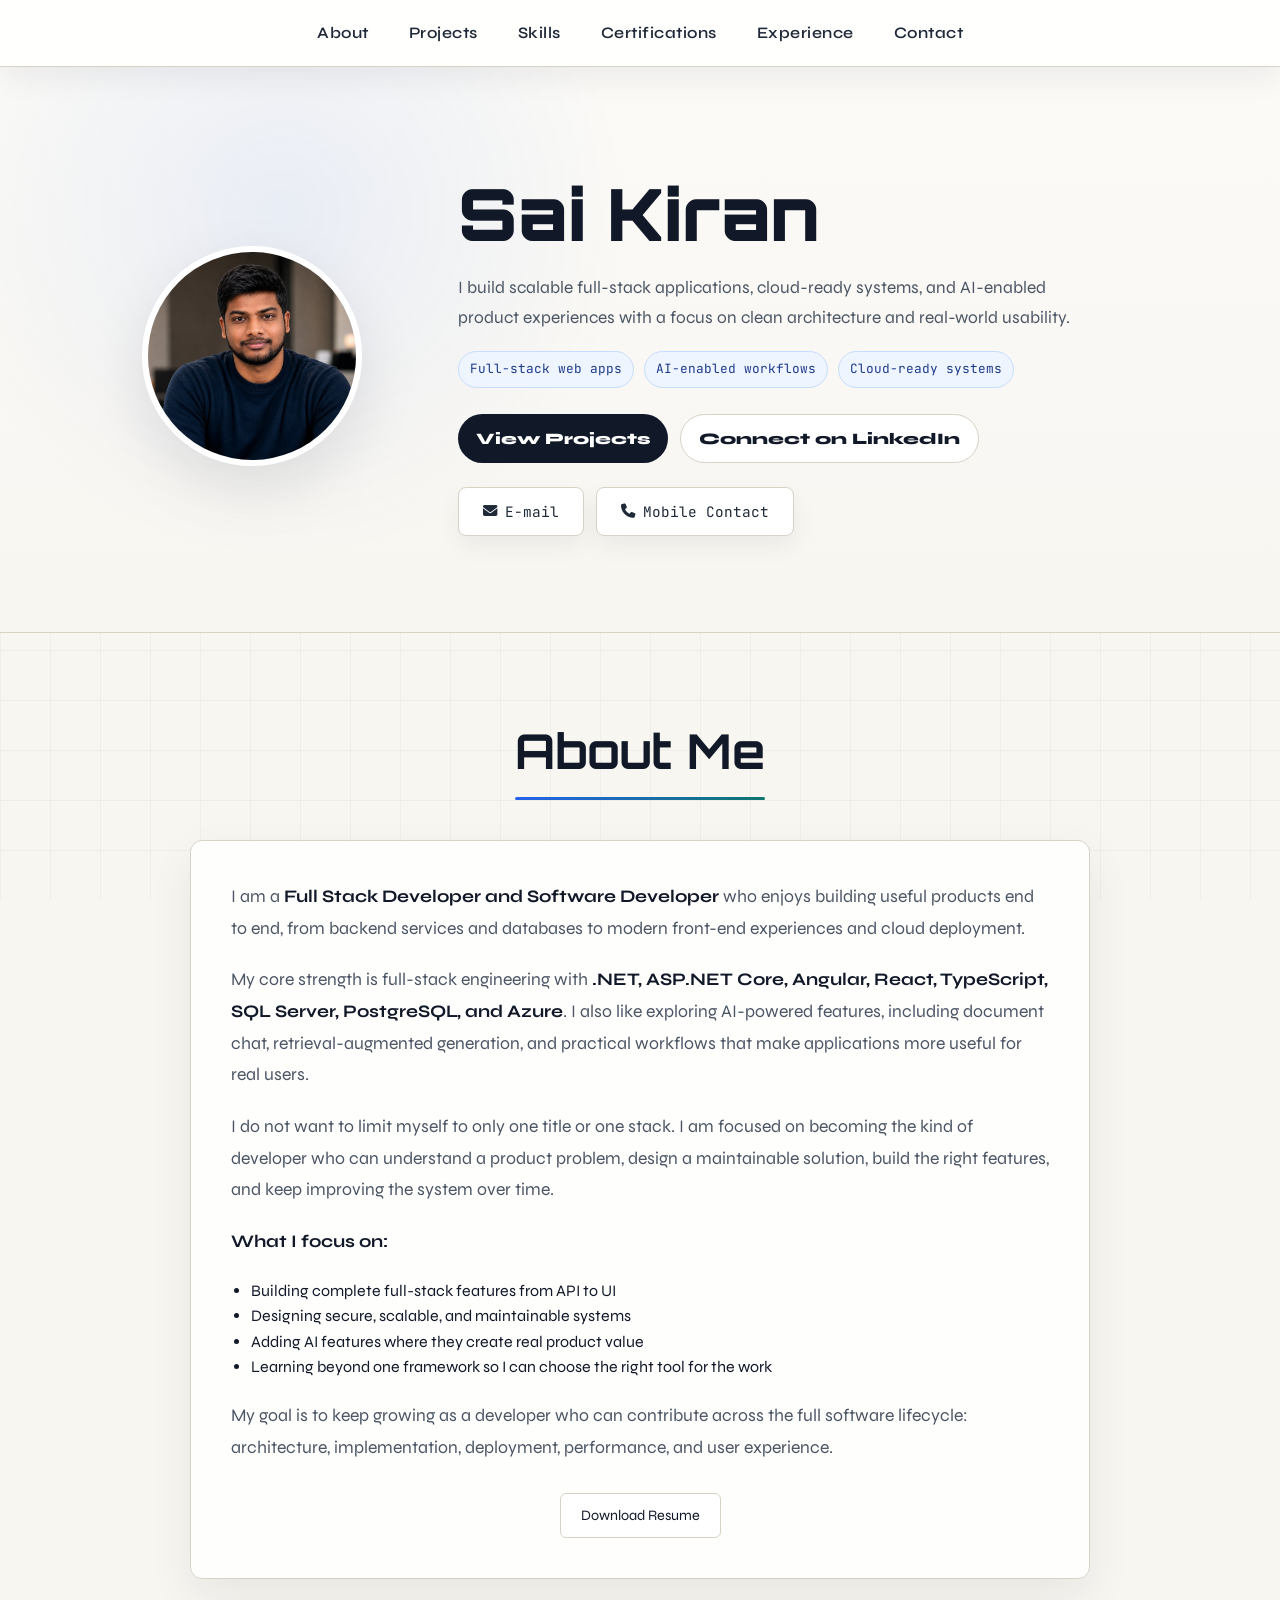
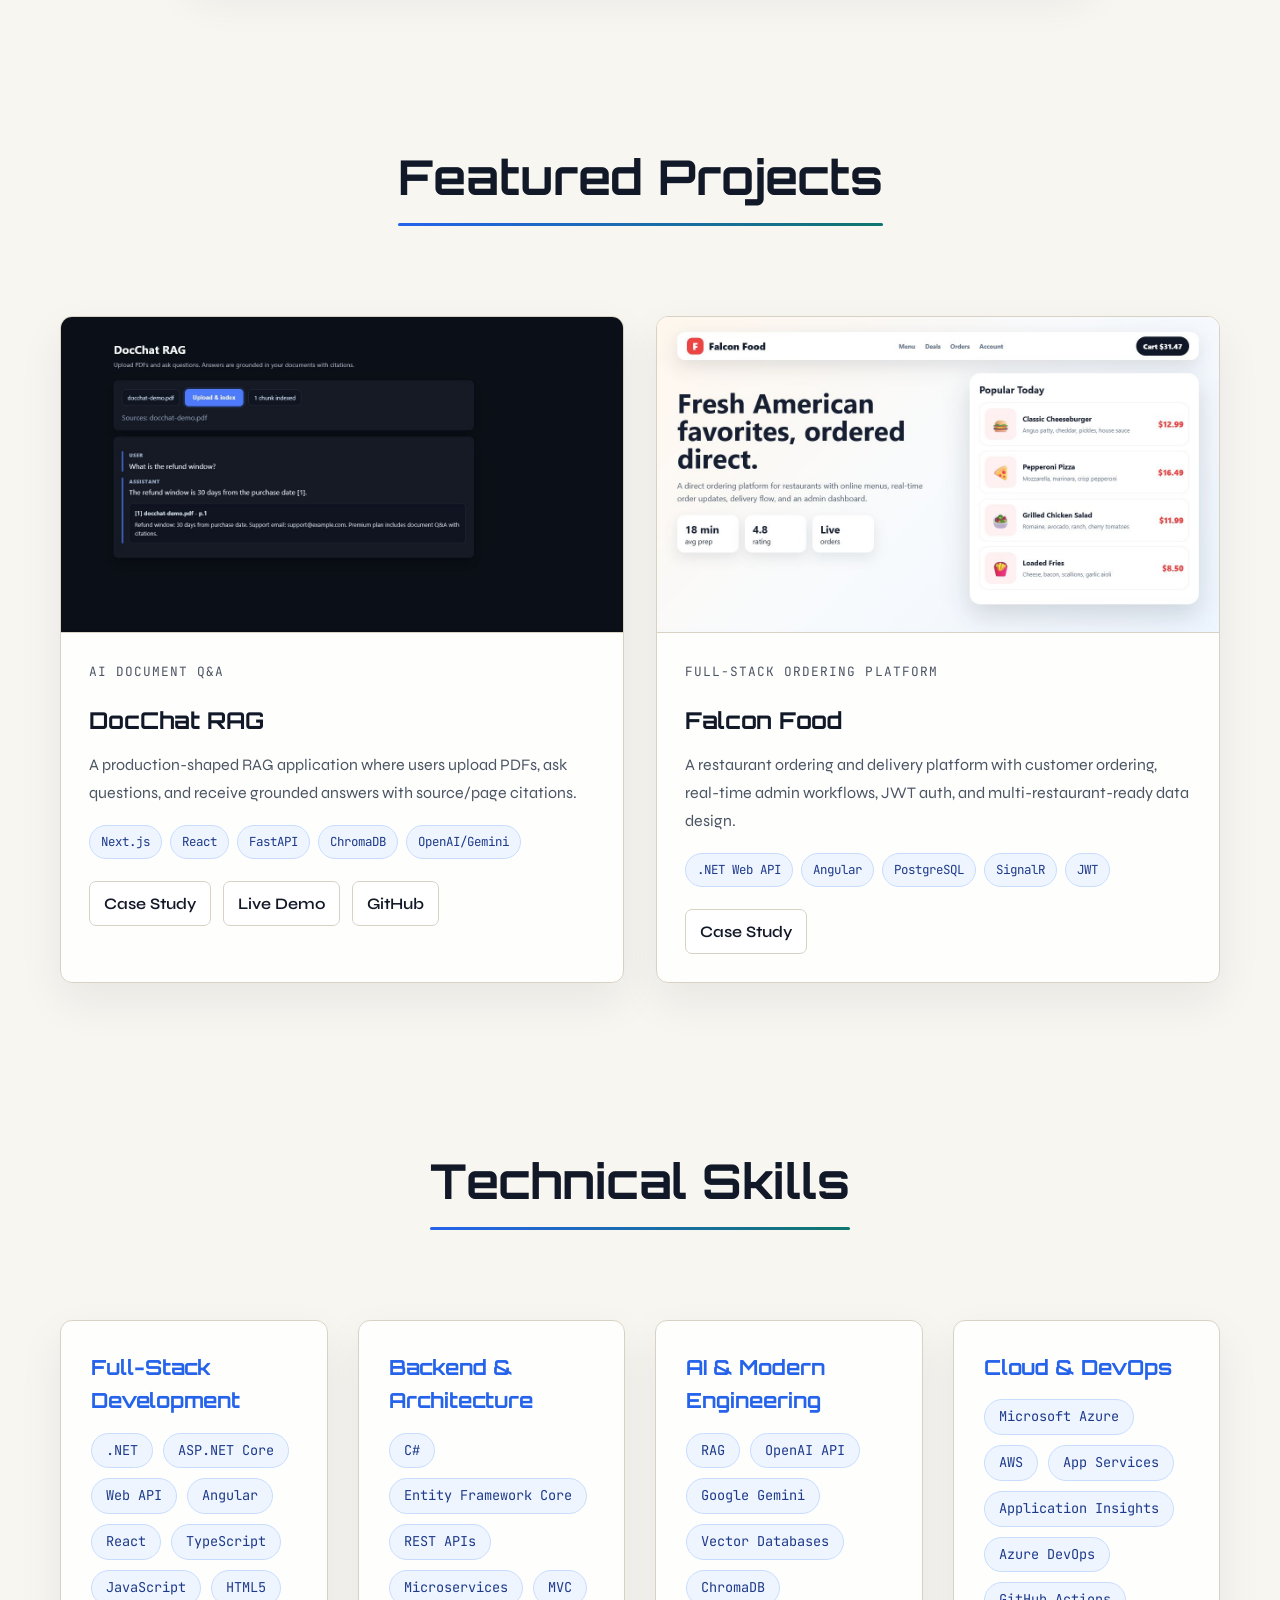
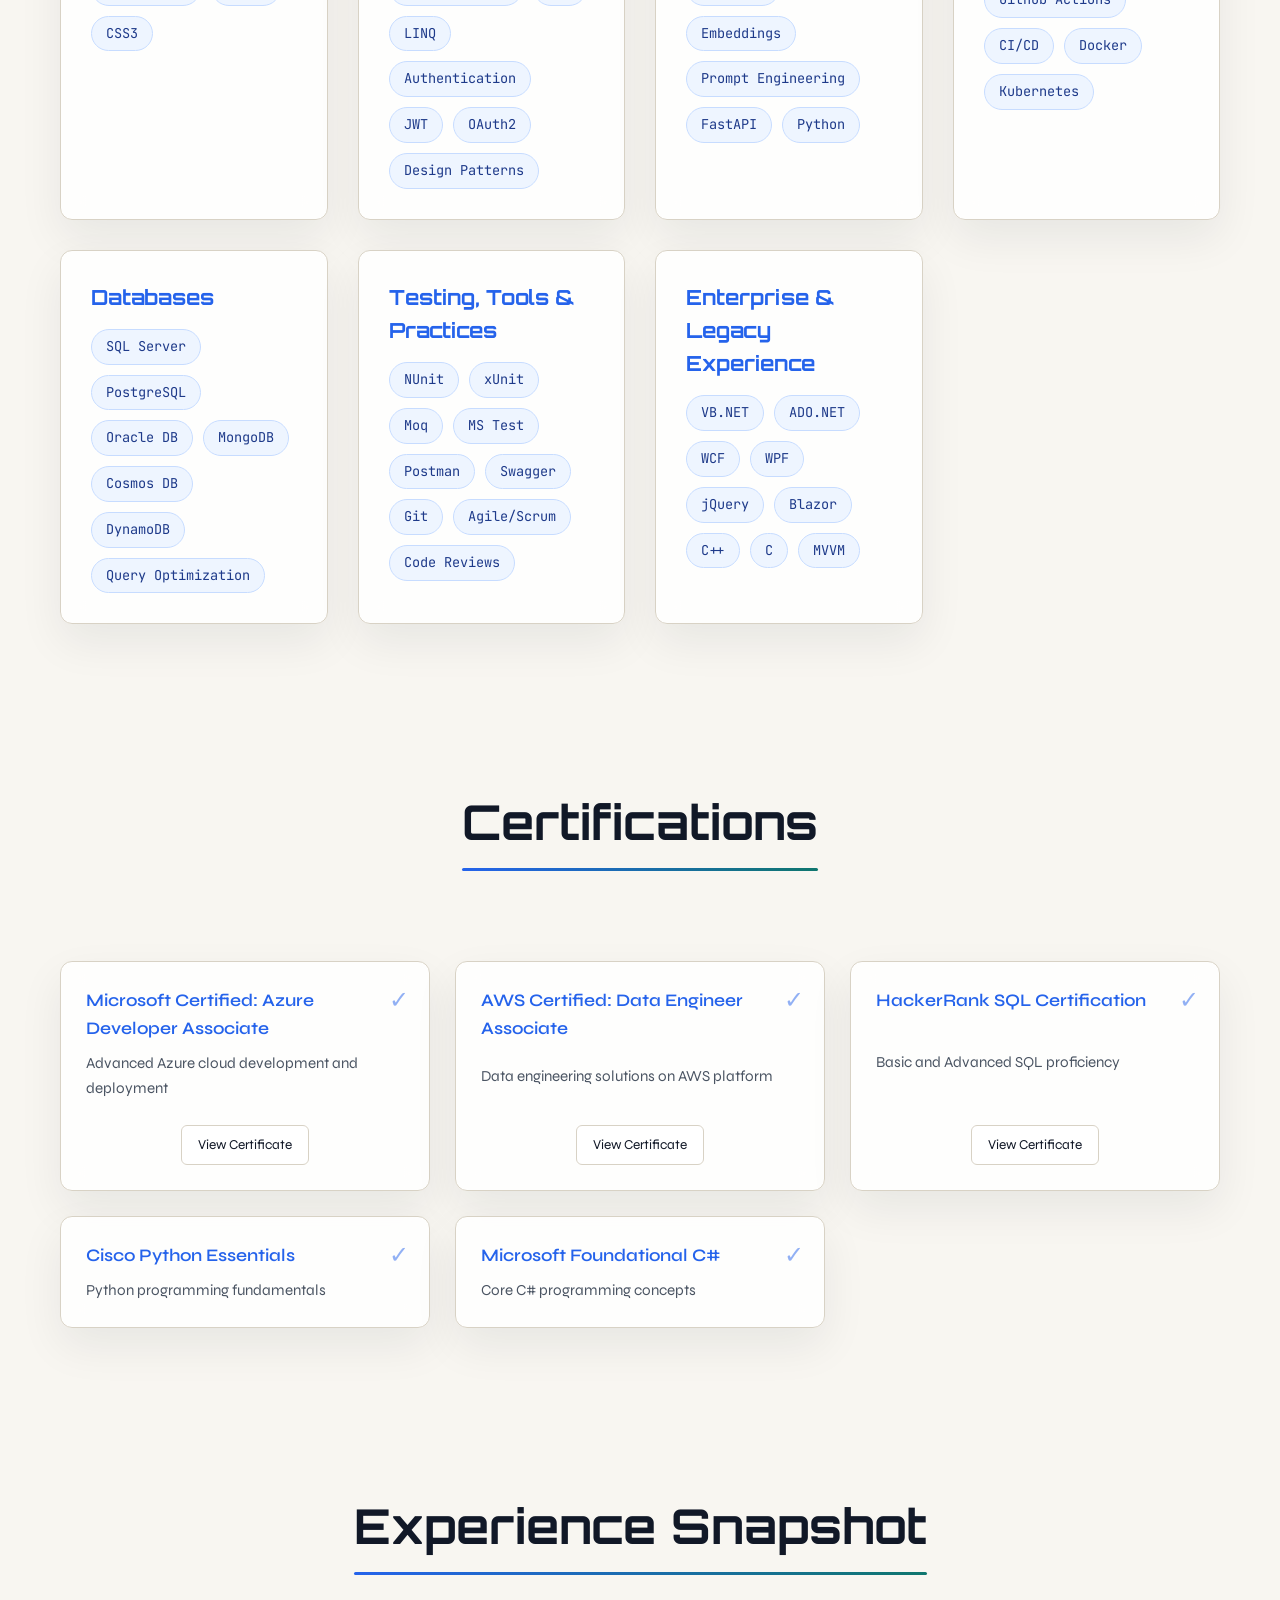
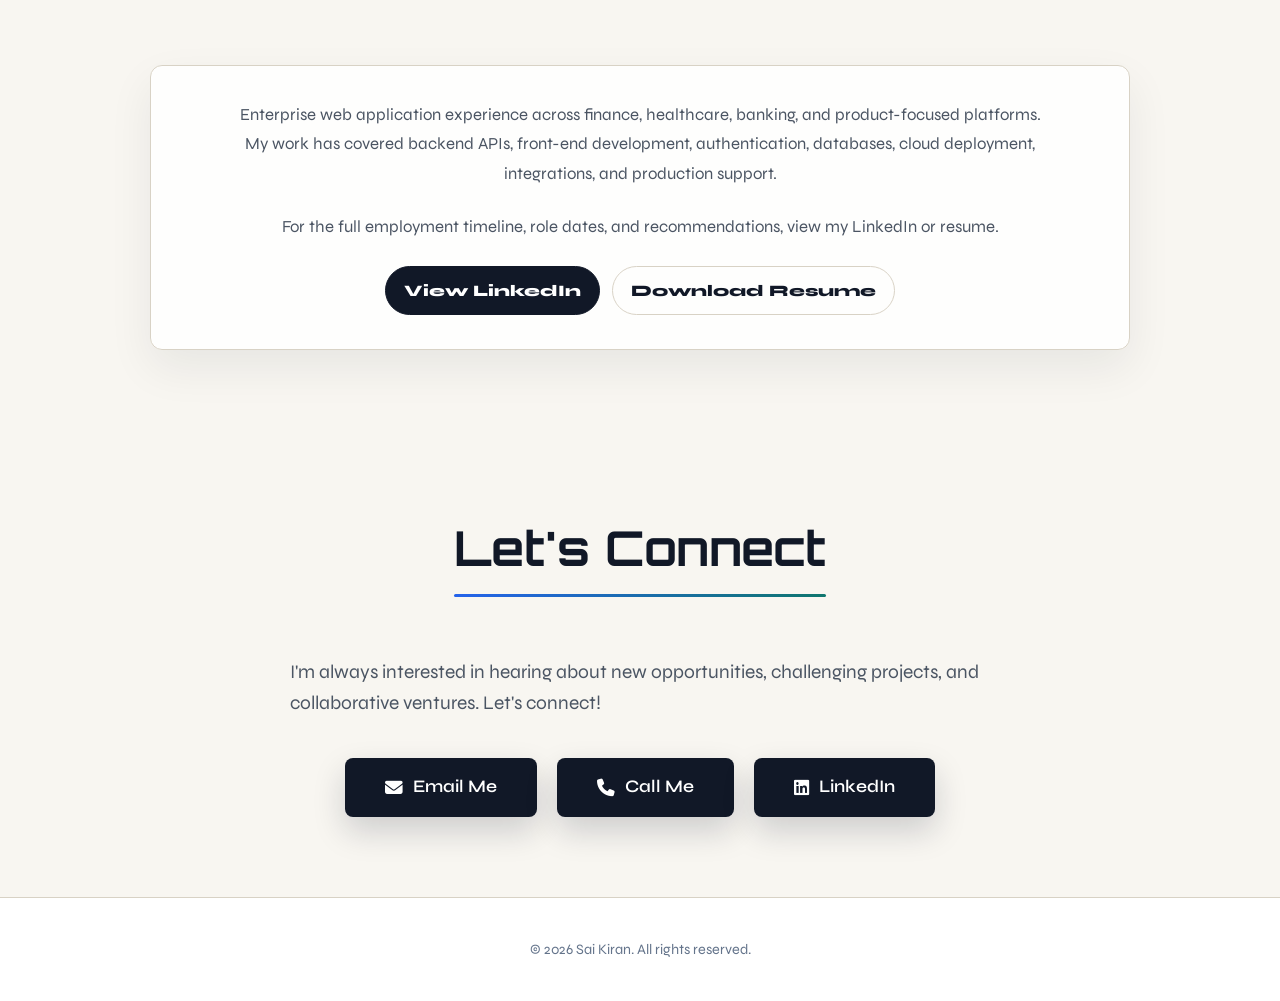
<file: index.html>
<!DOCTYPE html>
<html lang="en">
<head>
    <meta charset="UTF-8">
    <meta name="viewport" content="width=device-width, initial-scale=1.0">
    <title>Sai Kiran - Full Stack Developer | Software Developer</title>
    <meta name="description" content="Sai Kiran - Full Stack Developer and Software Developer building scalable web applications, cloud solutions, and AI-enabled product workflows.">
    <meta name="author" content="Sai Kiran">
    <meta name="theme-color" content="#f8f6f1">
    <link rel="canonical" href="https://saikirannagam.com/">
    <script src="/assets/js/site-config.js"></script>
    <script>
        if (window.SITE_CONFIG?.maintenanceMode) {
            window.location.replace("/maintenance.html");
        }
    </script>
    
    <!-- Open Graph -->
    <meta property="og:type" content="website">
    <meta property="og:title" content="Sai Kiran - Full Stack Developer | Software Developer">
    <meta property="og:description" content="Full stack and software developer building scalable applications with .NET, Angular, React, cloud platforms, and AI workflows.">
    <meta property="og:url" content="https://saikirannagam.com/">
    <meta property="og:image" content="https://saikirannagam.com/assets/img/profile-picture.jpg">

    <meta name="twitter:card" content="summary_large_image">
    <meta name="twitter:title" content="Sai Kiran - Full Stack Developer | Software Developer">
    <meta name="twitter:description" content="Full stack and software developer building scalable applications with .NET, Angular, React, cloud platforms, and AI workflows.">
    <meta name="twitter:image" content="https://saikirannagam.com/assets/img/profile-picture.jpg">

    <script type="application/ld+json">
    {
      "@context": "https://schema.org",
      "@type": "Person",
      "name": "Sai Kiran",
      "jobTitle": "Full Stack Developer | Software Developer",
      "url": "https://saikirannagam.com/",
      "image": "https://saikirannagam.com/assets/img/profile-picture.jpg",
      "email": "nagamsaikiran7@gmail.com",
      "sameAs": ["https://www.linkedin.com/in/saikirannagam"],
      "knowsAbout": ["C#", ".NET", "Angular", "Azure", "SQL Server", "Microservices"]
    }
    </script>
    <link rel="icon" type="image/x-icon" href="/assets/icons/favicon.ico">
    <link rel="icon" type="image/png" sizes="32x32" href="/assets/icons/favicon-32x32.png">
    <link rel="icon" type="image/png" sizes="16x16" href="/assets/icons/favicon-16x16.png">
    <link rel="icon" type="image/png" sizes="192x192" href="/assets/icons/android-chrome-192x192.png">
    <link rel="icon" type="image/png" sizes="512x512" href="/assets/icons/android-chrome-512x512.png">
    <link rel="apple-touch-icon" sizes="180x180" href="/assets/icons/apple-touch-icon.png">
    <link rel="stylesheet" href="https://cdnjs.cloudflare.com/ajax/libs/font-awesome/6.5.1/css/all.min.css">

    <!-- Google Analytics -->
    <script async src="https://www.googletagmanager.com/gtag/js?id=G-SC976TPC3T"></script>
    <script>
    // @ts-nocheck
        window.dataLayer = window.dataLayer || [];
        function gtag(){dataLayer.push(arguments);}
        gtag('js', new Date());
        gtag('config', 'G-SC976TPC3T');
    </script>

    <!-- Microsoft Clarity -->
    <script type="text/javascript">
        (function(c,l,a,r,i,t,y){
            c[a]=c[a]||function(){(c[a].q=c[a].q||[]).push(arguments)};
            t=l.createElement(r);t.async=1;t.src="https://www.clarity.ms/tag/"+i;
            y=l.getElementsByTagName(r)[0];y.parentNode.insertBefore(t,y);
        })(window, document, "clarity", "script", "vfitnbdezx");
    </script>

    <link rel="preconnect" href="https://fonts.googleapis.com">
    <link rel="preconnect" href="https://fonts.gstatic.com" crossorigin>
    <link href="https://fonts.googleapis.com/css2?family=Orbitron:wght@400;500;700;900&family=Syne:wght@400;500;600;700&family=JetBrains+Mono:wght@300;400;500&display=swap" rel="stylesheet">

    <link rel="stylesheet" href="/assets/css/styles.css">
</head>
<body>
    <div class="grid-background"></div>

    <nav aria-label="Primary">
        <div class="container">
            <ul>
                <li><a href="#about">About</a></li>
                <li><a href="#projects">Projects</a></li>
                <li><a href="#skills">Skills</a></li>
                <li><a href="#certifications">Certifications</a></li>
                <li><a href="#experience">Experience</a></li>
                <li><a href="#contact">Contact</a></li>
            </ul>
        </div>
    </nav>

    <header>
        <div class="container">
            <div class="header-content">
                <img src="/assets/img/profile-picture.jpg" class="profile-picture" alt="Sai Kiran" width="350" height="350">
                <div class="header-text">
                    <div class="glitch-wrapper">
                        <h1>Sai Kiran</h1>
                    </div>
                    <p class="subtitle" id="subtitle-slot"></p>
                    <p class="hero-summary">
                        I build scalable full-stack applications, cloud-ready systems, and AI-enabled
                        product experiences with a focus on clean architecture and real-world usability.
                    </p>
                    <div class="hero-focus-list" aria-label="Core focus areas">
                        <span>Full-stack web apps</span>
                        <span>AI-enabled workflows</span>
                        <span>Cloud-ready systems</span>
                    </div>
                    <div class="hero-actions">
                        <a href="#projects">View Projects</a>
                        <a href="https://www.linkedin.com/in/saikirannagam" target="_blank" rel="noopener noreferrer">Connect on LinkedIn</a>
                    </div>
                    <div class="contact-info">
                        <a href="mailto:nagamsaikiran7@gmail.com" class="contact-item">
                            <i class="fa-solid fa-envelope"></i>
                            <span>E-mail</span>
                        </a>
                        <a href="tel:+19193718202" class="contact-item">
                            <i class="fa-solid fa-phone"></i>
                            <span>Mobile Contact</span>
                        </a>
                    </div>
                </div>
            </div>
        </div>
    </header>

    <section id="about">
    <div class="container">
        <h2 class="section-title reveal">About Me</h2>
        <div class="about-content reveal">

            <p>
                I am a <strong>Full Stack Developer and Software Developer</strong> who enjoys building
                useful products end to end, from backend services and databases to modern front-end
                experiences and cloud deployment.
            </p>

            <p>
                My core strength is full-stack engineering with
                <strong>.NET, ASP.NET Core, Angular, React, TypeScript, SQL Server, PostgreSQL, and Azure</strong>.
                I also like exploring AI-powered features, including document chat, retrieval-augmented
                generation, and practical workflows that make applications more useful for real users.
            </p>

            <p>
                I do not want to limit myself to only one title or one stack. I am focused on becoming
                the kind of developer who can understand a product problem, design a maintainable
                solution, build the right features, and keep improving the system over time.
            </p>

            <p><strong>What I focus on:</strong></p>

            <ul style="margin-left: 20px; margin-bottom: 20px;">
                <li>Building complete full-stack features from API to UI</li>
                <li>Designing secure, scalable, and maintainable systems</li>
                <li>Adding AI features where they create real product value</li>
                <li>Learning beyond one framework so I can choose the right tool for the work</li>
            </ul>

            <p>
                My goal is to keep growing as a developer who can contribute across the full software
                lifecycle: architecture, implementation, deployment, performance, and user experience.
            </p>

            <div style="text-align: center;">
                <div class="resume-link-box">
                    <a href="/documents/Sai_Kiran_Nagam_Resume.pdf" download="Sai_Kiran_Nagam_Resume.pdf">
                        Download Resume
                    </a>
                </div>
            </div>

        </div>
    </div>
</section>

    <section id="projects">
    <div class="container">
        <h2 class="section-title reveal">Featured Projects</h2>
        <div class="projects-grid">
            <article class="project-card reveal">
                <a href="/projects/docchat.html" class="project-media" aria-label="View DocChat RAG case study">
                    <img src="/assets/img/projects/docchat-answer.png" alt="DocChat RAG answer screen with citation" loading="lazy">
                </a>
                <div class="project-body">
                    <p class="project-kicker">AI Document Q&amp;A</p>
                    <h3>DocChat RAG</h3>
                    <p>
                        A production-shaped RAG application where users upload PDFs, ask questions,
                        and receive grounded answers with source/page citations.
                    </p>
                    <div class="project-tags" aria-label="DocChat technology stack">
                        <span>Next.js</span>
                        <span>React</span>
                        <span>FastAPI</span>
                        <span>ChromaDB</span>
                        <span>OpenAI/Gemini</span>
                    </div>
                    <div class="project-actions">
                        <a href="/projects/docchat.html">Case Study</a>
                        <a href="https://docchat.saikirannagam.com/" target="_blank" rel="noopener noreferrer">Live Demo</a>
                        <a href="https://github.com/nagamsaikiran/rag-document-chat" target="_blank" rel="noopener noreferrer">GitHub</a>
                    </div>
                </div>
            </article>

            <article class="project-card reveal">
                <a href="/projects/falcon-food.html" class="project-media" aria-label="View Falcon Food case study">
                    <img src="/assets/img/projects/falconfood-customer.png" alt="Falcon Food customer ordering screen" loading="lazy">
                </a>
                <div class="project-body">
                    <p class="project-kicker">Full-Stack Ordering Platform</p>
                    <h3>Falcon Food</h3>
                    <p>
                        A restaurant ordering and delivery platform with customer ordering,
                        real-time admin workflows, JWT auth, and multi-restaurant-ready data design.
                    </p>
                    <div class="project-tags" aria-label="Falcon Food technology stack">
                        <span>.NET Web API</span>
                        <span>Angular</span>
                        <span>PostgreSQL</span>
                        <span>SignalR</span>
                        <span>JWT</span>
                    </div>
                    <div class="project-actions">
                        <a href="/projects/falcon-food.html">Case Study</a>
                    </div>
                </div>
            </article>
        </div>
    </div>
</section>


    <section id="skills">
    <div class="container">
        <h2 class="section-title reveal">Technical Skills</h2>
        <div class="skills-grid">

            <div class="skill-category reveal">
                <h3>Full-Stack Development</h3>
                <div class="skill-tags">
                    <span class="skill-tag">.NET</span>
                    <span class="skill-tag">ASP.NET Core</span>
                    <span class="skill-tag">Web API</span>
                    <span class="skill-tag">Angular</span>
                    <span class="skill-tag">React</span>
                    <span class="skill-tag">TypeScript</span>
                    <span class="skill-tag">JavaScript</span>
                    <span class="skill-tag">HTML5</span>
                    <span class="skill-tag">CSS3</span>
                </div>
            </div>

            <div class="skill-category reveal">
                <h3>Backend & Architecture</h3>
                <div class="skill-tags">
                    <span class="skill-tag">C#</span>
                    <span class="skill-tag">Entity Framework Core</span>
                    <span class="skill-tag">REST APIs</span>
                    <span class="skill-tag">Microservices</span>
                    <span class="skill-tag">MVC</span>
                    <span class="skill-tag">LINQ</span>
                    <span class="skill-tag">Authentication</span>
                    <span class="skill-tag">JWT</span>
                    <span class="skill-tag">OAuth2</span>
                    <span class="skill-tag">Design Patterns</span>
                </div>
            </div>

            <div class="skill-category reveal">
                <h3>AI & Modern Engineering</h3>
                <div class="skill-tags">
                    <span class="skill-tag">RAG</span>
                    <span class="skill-tag">OpenAI API</span>
                    <span class="skill-tag">Google Gemini</span>
                    <span class="skill-tag">Vector Databases</span>
                    <span class="skill-tag">ChromaDB</span>
                    <span class="skill-tag">Embeddings</span>
                    <span class="skill-tag">Prompt Engineering</span>
                    <span class="skill-tag">FastAPI</span>
                    <span class="skill-tag">Python</span>
                </div>
            </div>

            <div class="skill-category reveal">
                <h3>Cloud & DevOps</h3>
                <div class="skill-tags">
                    <span class="skill-tag">Microsoft Azure</span>
                    <span class="skill-tag">AWS</span>
                    <span class="skill-tag">App Services</span>
                    <span class="skill-tag">Application Insights</span>
                    <span class="skill-tag">Azure DevOps</span>
                    <span class="skill-tag">GitHub Actions</span>
                    <span class="skill-tag">CI/CD</span>
                    <span class="skill-tag">Docker</span>
                    <span class="skill-tag">Kubernetes</span>
                </div>
            </div>

            <div class="skill-category reveal">
                <h3>Databases</h3>
                <div class="skill-tags">
                    <span class="skill-tag">SQL Server</span>
                    <span class="skill-tag">PostgreSQL</span>
                    <span class="skill-tag">Oracle DB</span>
                    <span class="skill-tag">MongoDB</span>
                    <span class="skill-tag">Cosmos DB</span>
                    <span class="skill-tag">DynamoDB</span>
                    <span class="skill-tag">Query Optimization</span>
                </div>
            </div>

            <div class="skill-category reveal">
                <h3>Testing, Tools & Practices</h3>
                <div class="skill-tags">
                    <span class="skill-tag">NUnit</span>
                    <span class="skill-tag">xUnit</span>
                    <span class="skill-tag">Moq</span>
                    <span class="skill-tag">MS Test</span>
                    <span class="skill-tag">Postman</span>
                    <span class="skill-tag">Swagger</span>
                    <span class="skill-tag">Git</span>
                    <span class="skill-tag">Agile/Scrum</span>
                    <span class="skill-tag">Code Reviews</span>
                </div>
            </div>

            <div class="skill-category reveal">
                <h3>Enterprise & Legacy Experience</h3>
                <div class="skill-tags">
                    <span class="skill-tag">VB.NET</span>
                    <span class="skill-tag">ADO.NET</span>
                    <span class="skill-tag">WCF</span>
                    <span class="skill-tag">WPF</span>
                    <span class="skill-tag">jQuery</span>
                    <span class="skill-tag">Blazor</span>
                    <span class="skill-tag">C++</span>
                    <span class="skill-tag">C</span>
                    <span class="skill-tag">MVVM</span>
                </div>
            </div>

        </div>
    </div>
</section>
    <section id="certifications">
        <div class="container">
            <h2 class="section-title reveal">Certifications</h2>
            <div class="cert-grid">
                <div class="cert-card reveal">
                    <h3>Microsoft Certified: Azure Developer Associate</h3>
                    <p>Advanced Azure cloud development and deployment</p>

                    <div class="cert-link-box">
                        <a href="https://learn.microsoft.com/api/credentials/share/en-us/SaiKiranNagam-8054/9D4585B0AFE4B1E6?sharingId=AB6BD0AFC086706D"
                           target="_blank" rel="noopener noreferrer">
                            View Certificate
                        </a>
                    </div>

                </div>
                <div class="cert-card reveal">
                    <h3>AWS Certified: Data Engineer Associate</h3>
                    <p>Data engineering solutions on AWS platform</p>

                    <div class="cert-link-box">
                        <a href="https://www.credly.com/badges/4859b07f-7656-4716-b738-d7039a8584b0/public_url"
                           target="_blank" rel="noopener noreferrer">
                            View Certificate
                        </a>
                    </div>

                </div>
                <div class="cert-card reveal">
                    <h3>HackerRank SQL Certification</h3>
                    <p>Basic and Advanced SQL proficiency</p>

                    <div class="cert-link-box">
                        <a href="https://www.hackerrank.com/certificates/dce802634faa"
                           target="_blank" rel="noopener noreferrer">
                            View Certificate
                        </a>
                    </div>

                </div>
                <div class="cert-card reveal">
                    <h3>Cisco Python Essentials</h3>
                    <p>Python programming fundamentals</p>
                </div>
                <div class="cert-card reveal">
                    <h3>Microsoft Foundational C#</h3>
                    <p>Core C# programming concepts</p>
                </div>
            </div>
        </div>
    </section>

    <section id="experience">
        <div class="container">
            <h2 class="section-title reveal">Experience Snapshot</h2>
            <div class="experience-snapshot reveal">
                <p class="experience-summary">
                    Enterprise web application experience across finance, healthcare, banking,
                    and product-focused platforms. My work has covered backend APIs, front-end development,
                    authentication, databases, cloud deployment, integrations, and production support.
                </p>

                <div id="experience-companies-slot"></div>

                <p class="experience-note">
                    For the full employment timeline, role dates, and recommendations, view my LinkedIn or resume.
                </p>

                <div class="experience-actions">
                    <a href="https://www.linkedin.com/in/saikirannagam" target="_blank" rel="noopener noreferrer">View LinkedIn</a>
                    <a href="/documents/Sai_Kiran_Nagam_Resume.pdf" download="Sai_Kiran_Nagam_Resume.pdf">Download Resume</a>
                </div>
            </div>
        </div>
    </section>
    <section id="contact" class="contact-section">
        <div class="container">
            <h2 class="section-title reveal">Let's Connect</h2>
            <p class="reveal" style="font-size: 1.2rem; color: var(--text-secondary); max-width: 700px; margin: 20px auto;">
                I'm always interested in hearing about new opportunities, challenging projects, and collaborative ventures. Let's connect!
            </p>
            <div class="contact-buttons reveal">
                <a href="mailto:nagamsaikiran7@gmail.com" class="cta-button cta-primary">
                    <i class="fa-solid fa-envelope"></i>
                    <span>Email Me</span>
                </a>
                <a href="tel:+19193718202" class="cta-button cta-primary">
                    <i class="fa-solid fa-phone"></i>
                    <span>Call Me</span>
                </a>
                <a href="https://www.linkedin.com/in/saikirannagam" target="_blank" rel="noopener noreferrer" class="cta-button cta-primary">
                    <i class="fa-brands fa-linkedin"></i>
                    <span>LinkedIn</span>
                </a>
            </div>
        </div>
    </section>

    <footer>
        <div class="container">
            <p>&copy; 2026 Sai Kiran. All rights reserved.</p>
        </div>
    </footer>

    <script src="/assets/js/main.js" defer></script>
</body>
</html>
</file>
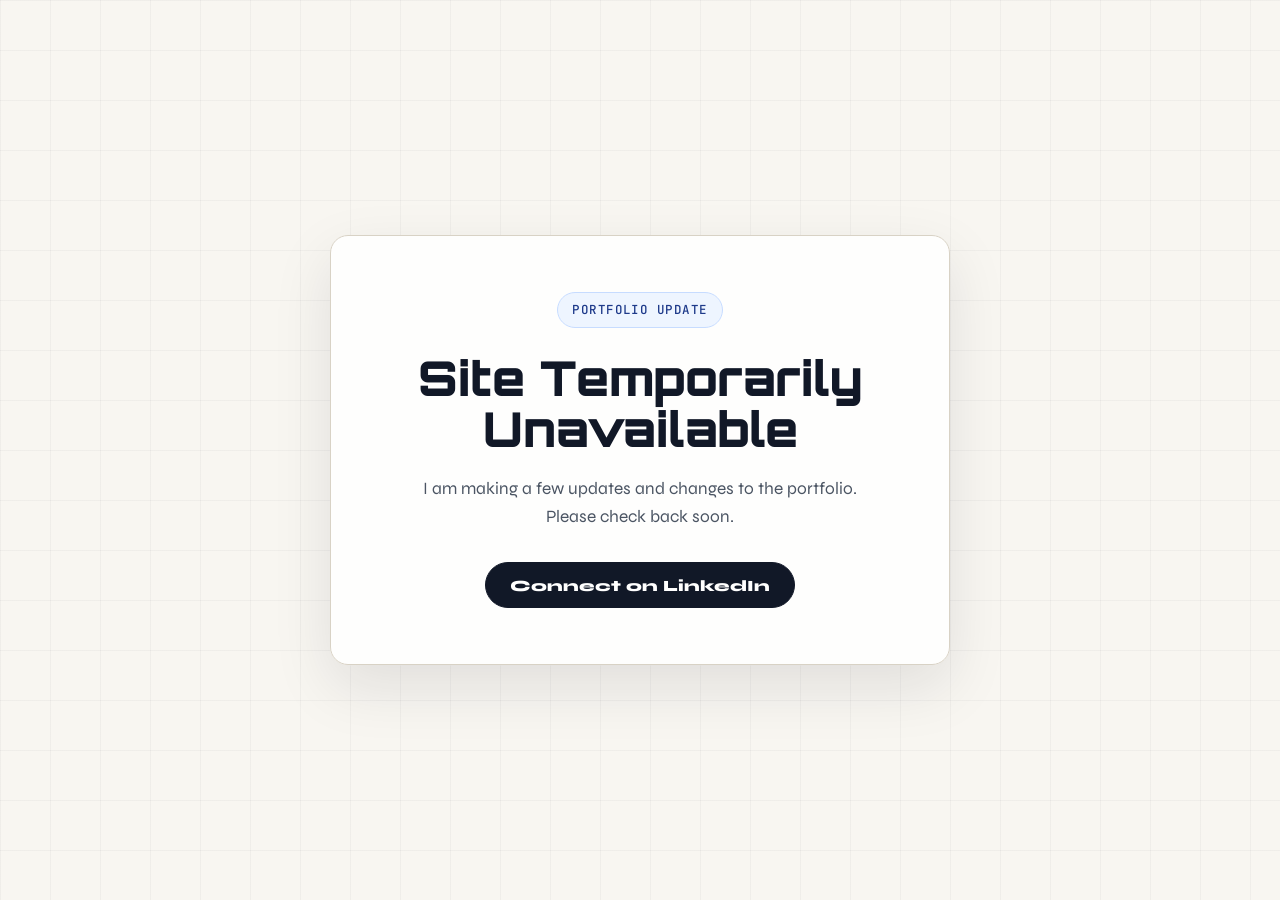
<file: maintenance.html>
<!DOCTYPE html>
<html lang="en">
<head>
    <meta charset="UTF-8">
    <meta name="viewport" content="width=device-width, initial-scale=1.0">
    <meta name="robots" content="noindex, nofollow">
    <title>Site Temporarily Unavailable - Sai Kiran</title>
    <meta name="description" content="Sai Kiran's portfolio is temporarily unavailable while updates are in progress.">
    <meta name="theme-color" content="#f8f6f1">

    <link rel="icon" type="image/x-icon" href="/assets/icons/favicon.ico">
    <link rel="icon" type="image/png" sizes="32x32" href="/assets/icons/favicon-32x32.png">
    <link rel="icon" type="image/png" sizes="16x16" href="/assets/icons/favicon-16x16.png">
    <link rel="apple-touch-icon" sizes="180x180" href="/assets/icons/apple-touch-icon.png">

    <link rel="preconnect" href="https://fonts.googleapis.com">
    <link rel="preconnect" href="https://fonts.gstatic.com" crossorigin>
    <link href="https://fonts.googleapis.com/css2?family=Orbitron:wght@500;700;900&family=Syne:wght@400;500;600;700&family=JetBrains+Mono:wght@400;500&display=swap" rel="stylesheet">

    <style>
        :root {
            color-scheme: light;
            --bg: #f8f6f1;
            --accent: #2563eb;
            --text-primary: #111827;
            --text-secondary: #4b5563;
            --line: #d8d2c5;
            --shadow: 0 22px 60px rgba(15, 23, 42, 0.10);
        }

        * {
            margin: 0;
            padding: 0;
            box-sizing: border-box;
        }

        body {
            min-height: 100vh;
            display: grid;
            place-items: center;
            padding: 24px;
            font-family: 'Syne', sans-serif;
            line-height: 1.6;
            color: var(--text-primary);
            background: var(--bg);
            overflow-x: hidden;
        }

        .grid-background {
            position: fixed;
            inset: 0;
            background-image:
                linear-gradient(rgba(17, 24, 39, 0.035) 1px, transparent 1px),
                linear-gradient(90deg, rgba(17, 24, 39, 0.035) 1px, transparent 1px);
            background-size: 50px 50px;
            pointer-events: none;
            z-index: 0;
        }

        main {
            position: relative;
            z-index: 1;
            width: min(620px, 100%);
            padding: 56px 44px;
            text-align: center;
            border: 1px solid var(--line);
            border-radius: 18px;
            background: rgba(255, 255, 255, 0.86);
            box-shadow: var(--shadow);
            backdrop-filter: blur(12px);
        }

        .kicker {
            display: inline-block;
            margin-bottom: 24px;
            padding: 7px 14px;
            border: 1px solid #c7dcff;
            border-radius: 999px;
            background: #eef5ff;
            color: #1e3a8a;
            font-family: 'JetBrains Mono', monospace;
            font-size: 0.78rem;
            font-weight: 500;
            letter-spacing: 0.12em;
            text-transform: uppercase;
        }

        h1 {
            font-family: 'Orbitron', sans-serif;
            font-size: clamp(1.9rem, 5.5vw, 3rem);
            font-weight: 900;
            line-height: 1.08;
            color: var(--text-primary);
        }

        .message {
            max-width: 440px;
            margin: 20px auto 0;
            color: var(--text-secondary);
            font-size: 1.08rem;
        }

        .cta {
            display: inline-flex;
            align-items: center;
            justify-content: center;
            gap: 10px;
            min-height: 46px;
            margin-top: 32px;
            padding: 0 24px;
            border: 1px solid #111827;
            border-radius: 999px;
            background: #111827;
            color: #ffffff;
            text-decoration: none;
            font-family: 'Syne', sans-serif;
            font-size: 0.98rem;
            font-weight: 800;
            transition: transform 0.25s ease, box-shadow 0.25s ease, background 0.25s ease;
        }

        .cta:hover {
            transform: translateY(-2px);
            background: var(--accent);
            border-color: var(--accent);
            box-shadow: 0 14px 30px rgba(37, 99, 235, 0.28);
        }

        .cta:focus-visible {
            outline: 3px solid rgba(37, 99, 235, 0.4);
            outline-offset: 3px;
        }

        @media (max-width: 560px) {
            main { padding: 40px 24px; }
        }
    </style>
</head>
<body>
    <div class="grid-background"></div>
    <main>
        <span class="kicker">Portfolio Update</span>
        <h1>Site Temporarily Unavailable</h1>
        <p class="message">
            I am making a few updates and changes to the portfolio.
            Please check back soon.
        </p>
        <a class="cta" href="https://www.linkedin.com/in/saikirannagam" target="_blank" rel="noopener noreferrer">
            Connect on LinkedIn
        </a>
    </main>
</body>
</html>
</file>
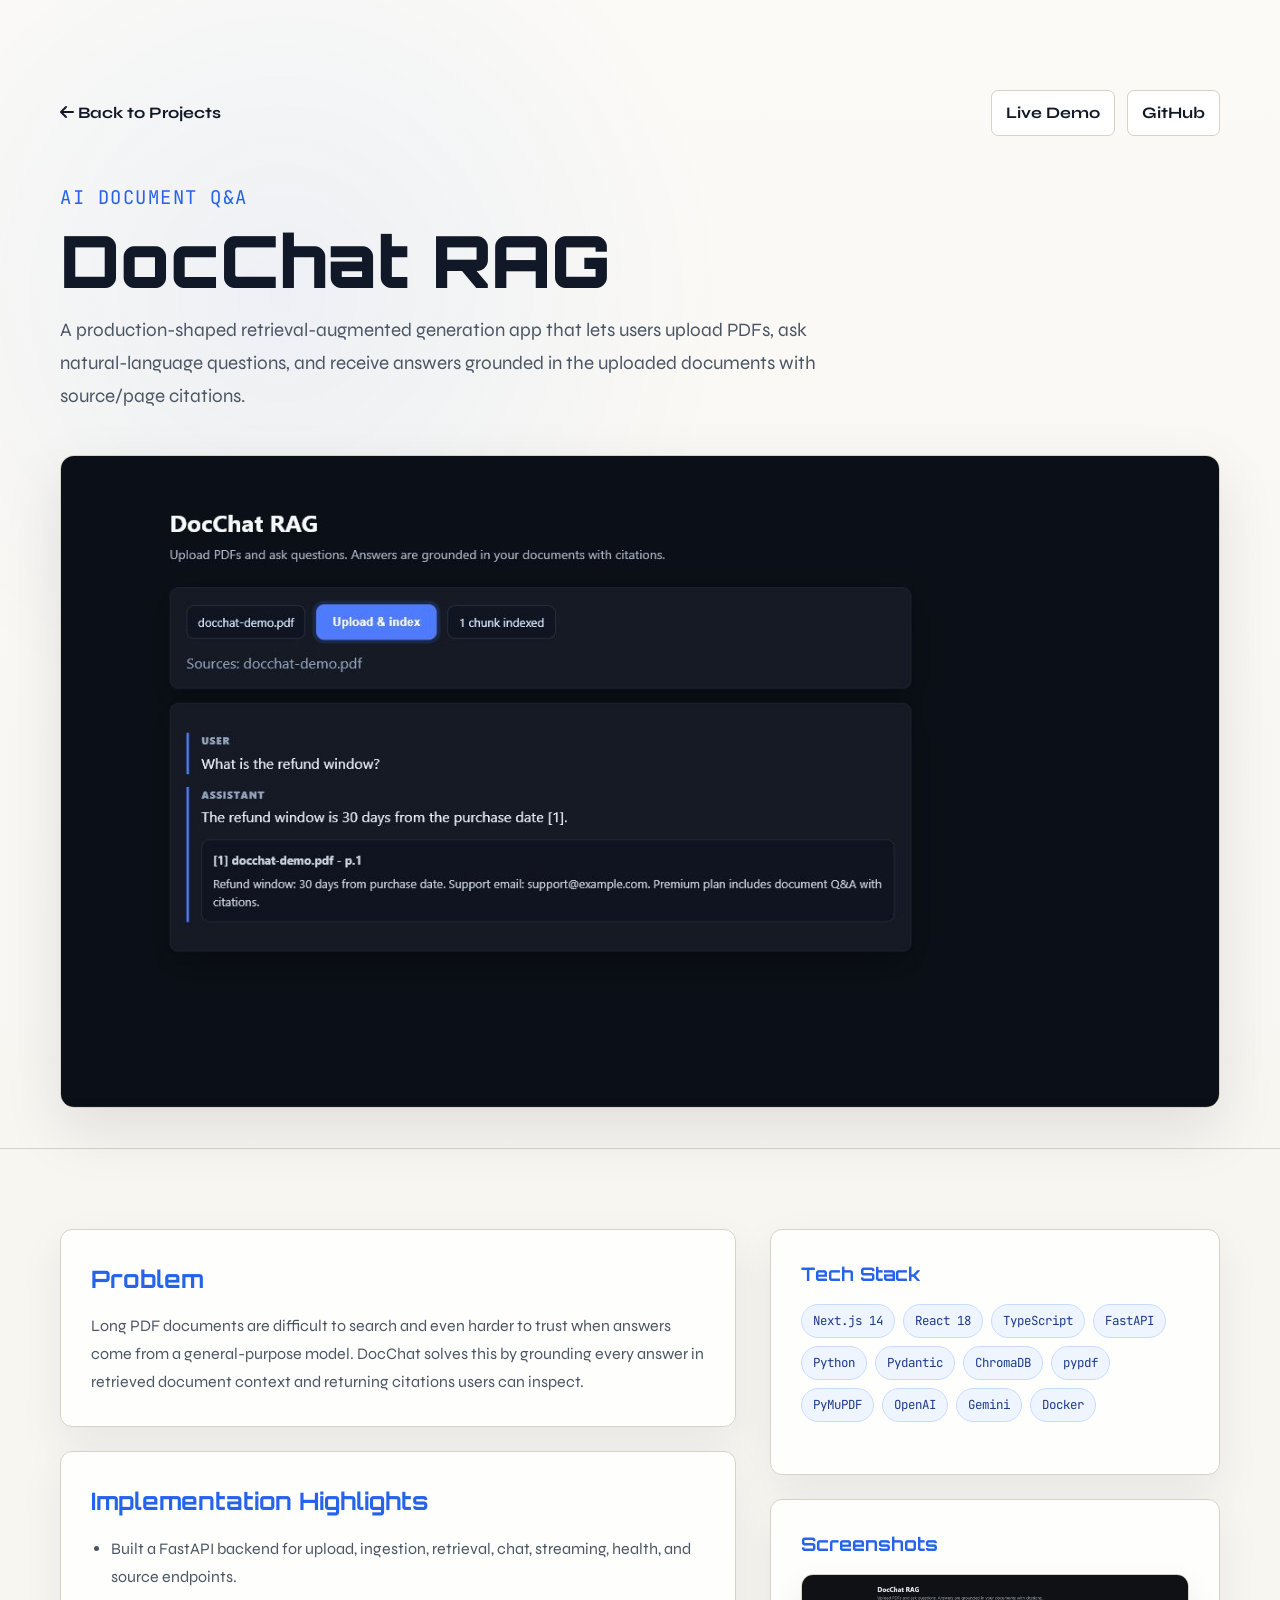
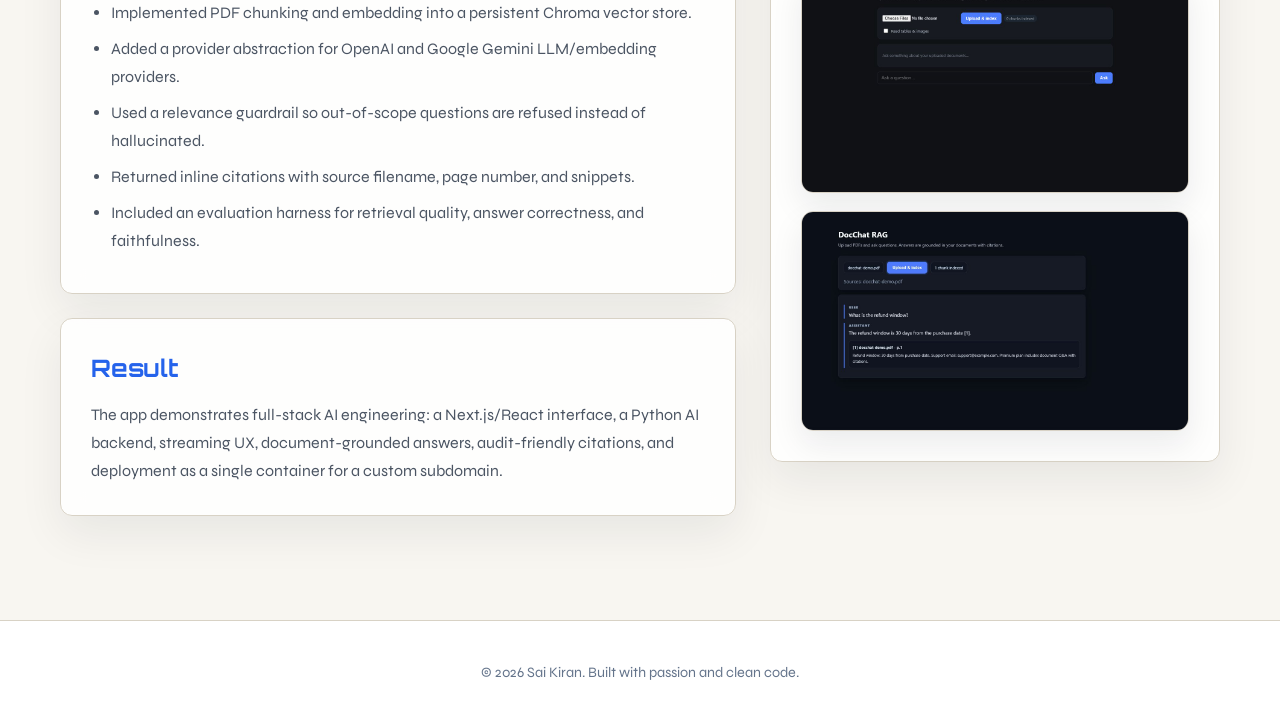
<file: projects/docchat.html>
<!DOCTYPE html>
<html lang="en">
<head>
    <meta charset="UTF-8">
    <meta name="viewport" content="width=device-width, initial-scale=1.0">
    <title>DocChat RAG Case Study - Sai Kiran</title>
    <meta name="description" content="Case study for DocChat RAG, a full-stack AI document Q&A application with citations, streaming answers, and a provider-agnostic RAG backend.">
    <link rel="canonical" href="https://saikirannagam.com/projects/docchat.html">
    <script src="/assets/js/site-config.js"></script>
    <script>
        if (window.SITE_CONFIG?.maintenanceMode) {
            window.location.replace("/maintenance.html");
        }
    </script>
    <link rel="icon" type="image/x-icon" href="/assets/icons/favicon.ico">
    <link rel="stylesheet" href="https://cdnjs.cloudflare.com/ajax/libs/font-awesome/6.5.1/css/all.min.css">
    <link rel="preconnect" href="https://fonts.googleapis.com">
    <link rel="preconnect" href="https://fonts.gstatic.com" crossorigin>
    <link href="https://fonts.googleapis.com/css2?family=Orbitron:wght@400;500;700;900&family=Syne:wght@400;500;600;700&family=JetBrains+Mono:wght@300;400;500&display=swap" rel="stylesheet">
    <link rel="stylesheet" href="/assets/css/styles.css">
</head>
<body class="docchat-detail">
    <div class="grid-background"></div>

    <header class="project-detail-header">
        <div class="container">
            <div class="project-detail-nav">
                <a href="/#projects"><i class="fa-solid fa-arrow-left"></i> Back to Projects</a>
                <div class="project-actions">
                    <a href="https://docchat.saikirannagam.com/" target="_blank" rel="noopener noreferrer">Live Demo</a>
                    <a href="https://github.com/nagamsaikiran/rag-document-chat" target="_blank" rel="noopener noreferrer">GitHub</a>
                </div>
            </div>
            <div class="project-detail-title">
                <p class="project-kicker">AI Document Q&amp;A</p>
                <h1>DocChat RAG</h1>
                <p>
                    A production-shaped retrieval-augmented generation app that lets users upload PDFs,
                    ask natural-language questions, and receive answers grounded in the uploaded documents
                    with source/page citations.
                </p>
            </div>
            <div class="project-hero-image">
                <img src="/assets/img/projects/docchat-answer.png" alt="DocChat RAG answer screen showing a cited response">
            </div>
        </div>
    </header>

    <main>
        <section>
            <div class="container case-study-grid">
                <div>
                    <div class="case-panel reveal">
                        <h2>Problem</h2>
                        <p>
                            Long PDF documents are difficult to search and even harder to trust when answers
                            come from a general-purpose model. DocChat solves this by grounding every answer in
                            retrieved document context and returning citations users can inspect.
                        </p>
                    </div>

                    <div class="case-panel reveal">
                        <h2>Implementation Highlights</h2>
                        <ul>
                            <li>Built a FastAPI backend for upload, ingestion, retrieval, chat, streaming, health, and source endpoints.</li>
                            <li>Implemented PDF chunking and embedding into a persistent Chroma vector store.</li>
                            <li>Added a provider abstraction for OpenAI and Google Gemini LLM/embedding providers.</li>
                            <li>Used a relevance guardrail so out-of-scope questions are refused instead of hallucinated.</li>
                            <li>Returned inline citations with source filename, page number, and snippets.</li>
                            <li>Included an evaluation harness for retrieval quality, answer correctness, and faithfulness.</li>
                        </ul>
                    </div>

                    <div class="case-panel reveal">
                        <h2>Result</h2>
                        <p>
                            The app demonstrates full-stack AI engineering: a Next.js/React interface, a Python
                            AI backend, streaming UX, document-grounded answers, audit-friendly citations, and
                            deployment as a single container for a custom subdomain.
                        </p>
                    </div>
                </div>

                <aside>
                    <div class="case-panel reveal">
                        <h3>Tech Stack</h3>
                        <div class="project-tags">
                            <span>Next.js 14</span>
                            <span>React 18</span>
                            <span>TypeScript</span>
                            <span>FastAPI</span>
                            <span>Python</span>
                            <span>Pydantic</span>
                            <span>ChromaDB</span>
                            <span>pypdf</span>
                            <span>PyMuPDF</span>
                            <span>OpenAI</span>
                            <span>Gemini</span>
                            <span>Docker</span>
                        </div>
                    </div>

                    <div class="case-panel reveal">
                        <h3>Screenshots</h3>
                        <div class="case-screenshot-grid">
                            <img src="/assets/img/projects/docchat-upload.png" alt="DocChat upload screen">
                            <img src="/assets/img/projects/docchat-answer.png" alt="DocChat cited answer screen">
                        </div>
                    </div>
                </aside>
            </div>
        </section>
    </main>

    <footer>
        <div class="container">
            <p>&copy; 2026 Sai Kiran. Built with passion and clean code.</p>
        </div>
    </footer>

    <script src="/assets/js/main.js" defer></script>
</body>
</html>
</file>
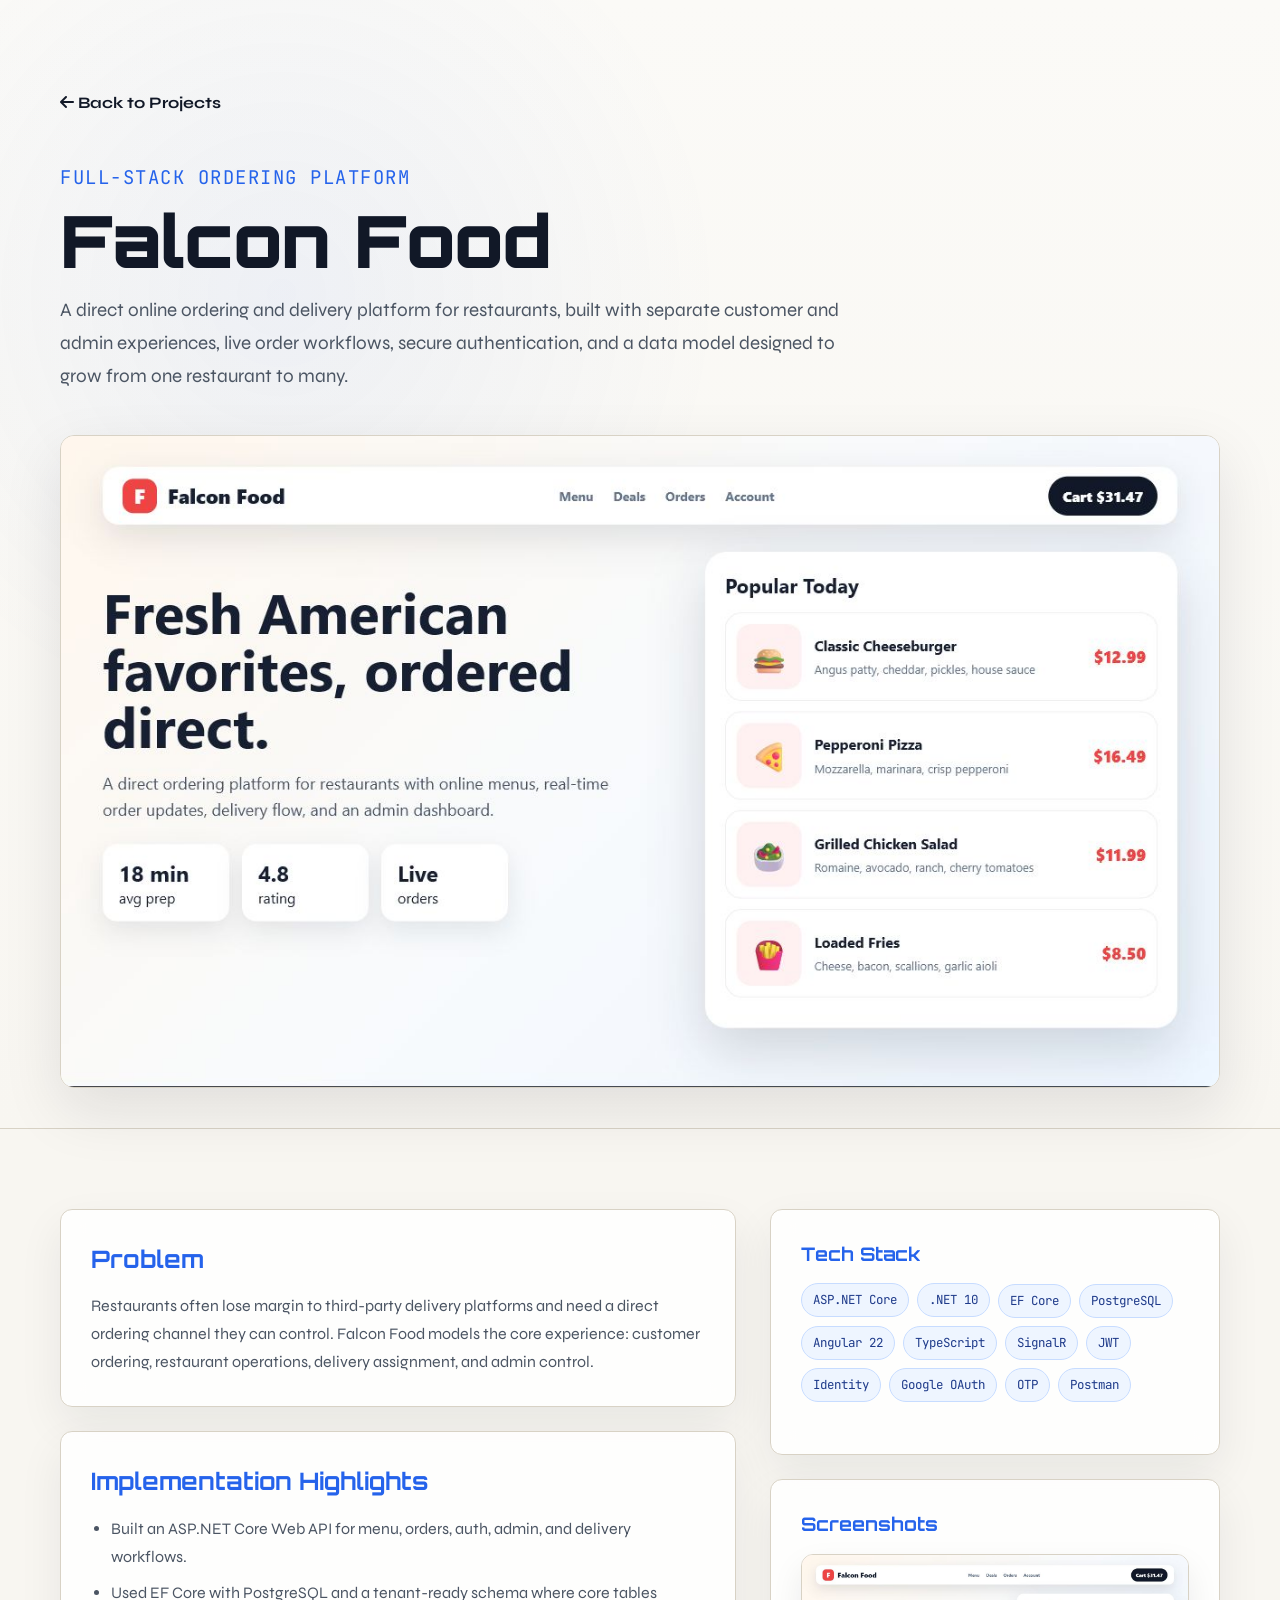
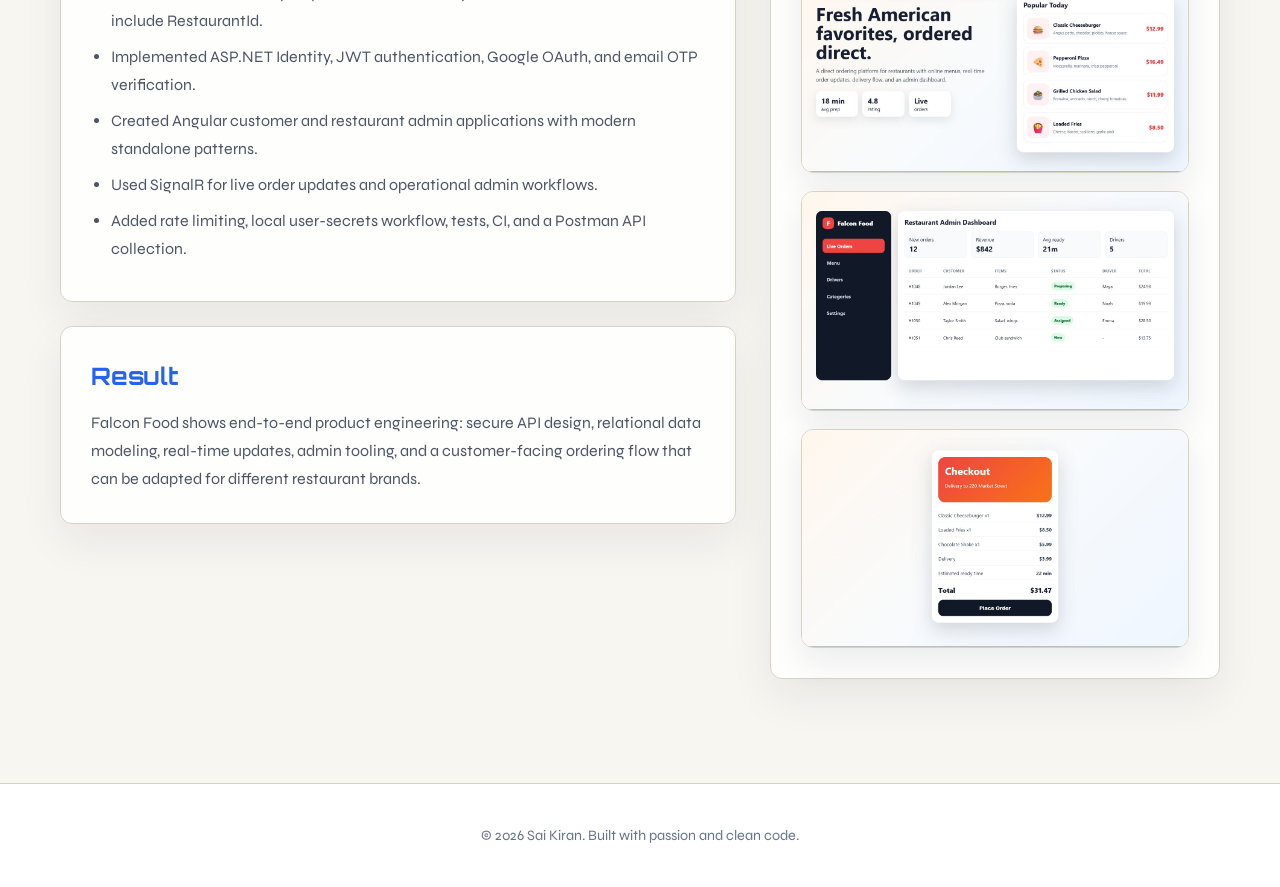
<file: projects/falcon-food.html>
<!DOCTYPE html>
<html lang="en">
<head>
    <meta charset="UTF-8">
    <meta name="viewport" content="width=device-width, initial-scale=1.0">
    <title>Falcon Food Case Study - Sai Kiran</title>
    <meta name="description" content="Case study for Falcon Food, a full-stack restaurant ordering and delivery platform built with ASP.NET Core, Angular, PostgreSQL, SignalR, and JWT authentication.">
    <link rel="canonical" href="https://saikirannagam.com/projects/falcon-food.html">
    <script src="/assets/js/site-config.js"></script>
    <script>
        if (window.SITE_CONFIG?.maintenanceMode) {
            window.location.replace("/maintenance.html");
        }
    </script>
    <link rel="icon" type="image/x-icon" href="/assets/icons/favicon.ico">
    <link rel="stylesheet" href="https://cdnjs.cloudflare.com/ajax/libs/font-awesome/6.5.1/css/all.min.css">
    <link rel="preconnect" href="https://fonts.googleapis.com">
    <link rel="preconnect" href="https://fonts.gstatic.com" crossorigin>
    <link href="https://fonts.googleapis.com/css2?family=Orbitron:wght@400;500;700;900&family=Syne:wght@400;500;600;700&family=JetBrains+Mono:wght@300;400;500&display=swap" rel="stylesheet">
    <link rel="stylesheet" href="/assets/css/styles.css">
</head>
<body class="falcon-detail">
    <div class="grid-background"></div>

    <header class="project-detail-header">
        <div class="container">
            <div class="project-detail-nav">
                <a href="/#projects"><i class="fa-solid fa-arrow-left"></i> Back to Projects</a>
            </div>
            <div class="project-detail-title">
                <p class="project-kicker">Full-Stack Ordering Platform</p>
                <h1>Falcon Food</h1>
                <p>
                    A direct online ordering and delivery platform for restaurants, built with separate
                    customer and admin experiences, live order workflows, secure authentication, and a
                    data model designed to grow from one restaurant to many.
                </p>
            </div>
            <div class="project-hero-image">
                <img src="/assets/img/projects/falconfood-customer.png" alt="Falcon Food customer ordering screen">
            </div>
        </div>
    </header>

    <main>
        <section>
            <div class="container case-study-grid">
                <div>
                    <div class="case-panel reveal">
                        <h2>Problem</h2>
                        <p>
                            Restaurants often lose margin to third-party delivery platforms and need a direct
                            ordering channel they can control. Falcon Food models the core experience: customer
                            ordering, restaurant operations, delivery assignment, and admin control.
                        </p>
                    </div>

                    <div class="case-panel reveal">
                        <h2>Implementation Highlights</h2>
                        <ul>
                            <li>Built an ASP.NET Core Web API for menu, orders, auth, admin, and delivery workflows.</li>
                            <li>Used EF Core with PostgreSQL and a tenant-ready schema where core tables include RestaurantId.</li>
                            <li>Implemented ASP.NET Identity, JWT authentication, Google OAuth, and email OTP verification.</li>
                            <li>Created Angular customer and restaurant admin applications with modern standalone patterns.</li>
                            <li>Used SignalR for live order updates and operational admin workflows.</li>
                            <li>Added rate limiting, local user-secrets workflow, tests, CI, and a Postman API collection.</li>
                        </ul>
                    </div>

                    <div class="case-panel reveal">
                        <h2>Result</h2>
                        <p>
                            Falcon Food shows end-to-end product engineering: secure API design, relational data
                            modeling, real-time updates, admin tooling, and a customer-facing ordering flow that can
                            be adapted for different restaurant brands.
                        </p>
                    </div>
                </div>

                <aside>
                    <div class="case-panel reveal">
                        <h3>Tech Stack</h3>
                        <div class="project-tags">
                            <span>ASP.NET Core</span>
                            <span>.NET 10</span>
                            <span>EF Core</span>
                            <span>PostgreSQL</span>
                            <span>Angular 22</span>
                            <span>TypeScript</span>
                            <span>SignalR</span>
                            <span>JWT</span>
                            <span>Identity</span>
                            <span>Google OAuth</span>
                            <span>OTP</span>
                            <span>Postman</span>
                        </div>
                    </div>

                    <div class="case-panel reveal">
                        <h3>Screenshots</h3>
                        <div class="case-screenshot-grid">
                            <img src="/assets/img/projects/falconfood-customer.png" alt="Falcon Food customer menu screen">
                            <img src="/assets/img/projects/falconfood-admin.png" alt="Falcon Food admin dashboard screen">
                            <img src="/assets/img/projects/falconfood-checkout.png" alt="Falcon Food checkout screen">
                        </div>
                    </div>
                </aside>
            </div>
        </section>
    </main>

    <footer>
        <div class="container">
            <p>&copy; 2026 Sai Kiran. Built with passion and clean code.</p>
        </div>
    </footer>

    <script src="/assets/js/main.js" defer></script>
</body>
</html>
</file>
<file: assets/css/styles.css>
:root {
            --primary: #0a192f;
            --secondary: #112240;
            --accent: #64ffda;
            --accent-secondary: #00d4ff;
            --text-primary: #ccd6f6;
            --text-secondary: #8892b0;
            --highlight: #e6f1ff;
        }

        * {
            margin: 0;
            padding: 0;
            box-sizing: border-box;
        }

        body {
            font-family: 'Syne', sans-serif;
            background: linear-gradient(135deg, var(--primary) 0%, #0d1b2a 50%, var(--secondary) 100%);
            color: var(--text-primary);
            line-height: 1.6;
            overflow-x: hidden;
        }

        .container {
            max-width: 1200px;
            margin: 0 auto;
            padding: 0 20px;
        }

        /* Animated Background Grid */
        .grid-background {
            position: fixed;
            top: 0;
            left: 0;
            width: 100%;
            height: 100%;
            background-image: linear-gradient(rgba(100, 255, 218, 0.03) 1px, transparent 1px), linear-gradient(90deg, rgba(100, 255, 218, 0.03) 1px, transparent 1px);
            background-size: 50px 50px;
            pointer-events: none;
            z-index: 0;
            animation: gridMove 20s linear infinite;
        }

        @keyframes gridMove {
            0% {
                transform: translate(0, 0);
            }

            100% {
                transform: translate(50px, 50px);
            }
        }

        /* Header */
        header {
            position: relative;
            padding: 100px 0 80px;
            z-index: 1;
        }

        .header-content {
            animation: fadeInUp 1s ease-out;
            display: flex;
            align-items: center;
            justify-content: center;
            gap: 80px;
            max-width: 1200px;
            margin: 0 auto;
            padding: 0 20px;
        }

        @keyframes fadeInUp {
            from {
                opacity: 0;
                transform: translateY(30px);
            }

            to {
                opacity: 1;
                transform: translateY(0);
            }
        }

        /* Profile Picture */
        .profile-picture {
            width: 350px;
            height: 350px;
            border-radius: 50%;
            border: 4px solid var(--accent);
            box-shadow: 0 0 40px rgba(100, 255, 218, 0.4);
            object-fit: cover;
            /* ADJUST THIS VALUE to move image up/down within the circle */
            object-position: center 15%; 
            transition: all 0.3s ease;
            flex-shrink: 0; 
            margin-right: 30px;
        }

            .profile-picture:hover {
                transform: scale(1.05);
                box-shadow: 0 0 60px rgba(100, 255, 218, 0.6);
            }

        /* Text section stays centered */
        .header-text {
            text-align: center;
            flex: 1; 
            min-width: 0; /* allow text to shrink, no overflow */
        }

        .glitch-wrapper {
            position: relative;
            display: inline-block;
        }

        h1 {
            font-family: 'Orbitron', sans-serif;
            font-size: clamp(2.5rem, 6vw, 4.5rem);
            font-weight: 900;
            background: linear-gradient(135deg, var(--accent), var(--accent-secondary), var(--highlight));
            -webkit-background-clip: text;
            -webkit-text-fill-color: transparent;
            background-clip: text;
            margin-bottom: 10px;
            letter-spacing: -2px;
            text-transform: uppercase;
            position: relative;
        }

        .subtitle {
            font-size: clamp(1.2rem, 3vw, 1.8rem);
            color: var(--text-secondary);
            font-weight: 500;
            margin-bottom: 20px;
            letter-spacing: 1px;
        }

        .contact-info {
            display: flex;
            gap: 20px;
            justify-content: center;
            flex-wrap: wrap;
            margin-top: 30px;
        }

        .contact-item {
            display: inline-flex;
            align-items: center;
            gap: 8px;
            padding: 12px 24px;
            background: rgba(100, 255, 218, 0.05);
            border: 1px solid rgba(100, 255, 218, 0.2);
            border-radius: 8px;
            color: var(--accent);
            text-decoration: none;
            font-family: 'JetBrains Mono', monospace;
            font-size: 0.9rem;
            transition: all 0.3s ease;
        }

            .contact-item:hover {
                background: rgba(100, 255, 218, 0.1);
                border-color: var(--accent);
                transform: translateY(-2px);
                box-shadow: 0 5px 20px rgba(100, 255, 218, 0.2);
            }

        /* Mobile responsive */
        @media (max-width: 768px) {
            .header-content {
                flex-direction: column;
                gap: 30px;
            }

            .profile-picture {
                width: 150px;
                height: 150px;
            }
        }


        /* Navigation */
        nav {
            position: sticky;
            top: 0;
            background: rgba(10, 25, 47, 0.95);
            backdrop-filter: blur(10px);
            padding: 20px 0;
            z-index: 100;
            border-bottom: 1px solid rgba(100, 255, 218, 0.1);
        }

            nav ul {
                list-style: none;
                display: flex;
                justify-content: center;
                gap: 40px;
                flex-wrap: wrap;
            }

            nav a {
                color: var(--text-primary);
                text-decoration: none;
                font-weight: 600;
                font-size: 1rem;
                letter-spacing: 0.5px;
                position: relative;
                padding: 5px 0;
                transition: color 0.3s ease;
            }

                nav a::after {
                    content: '';
                    position: absolute;
                    bottom: 0;
                    left: 0;
                    width: 0;
                    height: 2px;
                    background: var(--accent);
                    transition: width 0.3s ease;
                }

                nav a:hover {
                    color: var(--accent);
                }

                    nav a:hover::after {
                        width: 100%;
                    }

        /* Sections */
        section {
            position: relative;
            padding: 80px 0;
            z-index: 1;
        }

        .section-title {
            font-family: 'Orbitron', sans-serif;
            font-size: clamp(2rem, 4vw, 3rem);
            font-weight: 700;
            margin-bottom: 50px;
            text-align: center;
            position: relative;
            display: inline-block;
            left: auto;
            max-width: 100%;
            overflow-wrap: break-word;
            transform: none;
        }

            .section-title::before {
                content: '';
                position: absolute;
                bottom: -10px;
                left: 0;
                width: 100%;
                height: 3px;
                background: linear-gradient(90deg, var(--accent), var(--accent-secondary));
                border-radius: 2px;
            }

        /* About Section */
        .about-content {
            max-width: 900px;
            margin: 0 auto;
            background: rgba(17, 34, 64, 0.5);
            padding: 40px;
            border-radius: 12px;
            border: 1px solid rgba(100, 255, 218, 0.1);
            backdrop-filter: blur(10px);
        }

            .about-content p {
                font-size: 1.1rem;
                line-height: 1.8;
                color: var(--text-secondary);
                margin-bottom: 20px;
            }

        .resume-link-box {
            margin-top: 30px;
            text-align: center;
        }

            .resume-link-box a {
                display: inline-block;
                padding: 10px 20px;
                font-size: 0.9rem;
                text-decoration: none;
                border-radius: 6px;
                border: 1px solid var(--accent);
                color: var(--accent);
                background: rgba(100, 255, 218, 0.05);
                transition: all 0.3s ease;
            }

                .resume-link-box a:hover {
                    background: var(--accent);
                    color: #000;
                    transform: translateY(-2px);
                }

        /* Projects Section */
        .projects-grid {
            display: grid;
            grid-template-columns: repeat(2, minmax(0, 1fr));
            gap: 32px;
            margin-top: 50px;
        }

        .project-card {
            background: rgba(17, 34, 64, 0.6);
            border: 1px solid rgba(100, 255, 218, 0.14);
            border-radius: 12px;
            overflow: hidden;
            transition: all 0.3s ease;
            backdrop-filter: blur(10px);
        }

            .project-card:hover {
                transform: translateY(-6px);
                border-color: var(--accent);
                box-shadow: 0 16px 36px rgba(100, 255, 218, 0.16);
            }

        .project-media {
            display: block;
            background: rgba(10, 25, 47, 0.85);
            border-bottom: 1px solid rgba(100, 255, 218, 0.1);
            aspect-ratio: 16 / 9;
            overflow: hidden;
        }

            .project-media img {
                width: 100%;
                height: 100%;
                display: block;
                object-fit: cover;
                transition: transform 0.35s ease;
            }

            .project-card:hover .project-media img {
                transform: scale(1.03);
            }

        .project-body {
            padding: 28px;
        }

        .project-kicker {
            color: var(--accent);
            font-family: 'JetBrains Mono', monospace;
            font-size: 0.8rem;
            margin-bottom: 10px;
            text-transform: uppercase;
            letter-spacing: 0.08em;
        }

        .project-body h3 {
            color: var(--highlight);
            font-family: 'Orbitron', sans-serif;
            font-size: 1.45rem;
            margin-bottom: 12px;
        }

        .project-body p {
            color: var(--text-secondary);
            line-height: 1.75;
            margin-bottom: 18px;
        }

        .project-tags {
            display: flex;
            flex-wrap: wrap;
            gap: 8px;
            margin-bottom: 22px;
        }

            .project-tags span {
                background: rgba(100, 255, 218, 0.08);
                border: 1px solid rgba(100, 255, 218, 0.22);
                border-radius: 999px;
                color: var(--text-primary);
                font-family: 'JetBrains Mono', monospace;
                font-size: 0.78rem;
                padding: 6px 11px;
            }

        .project-actions {
            display: flex;
            flex-wrap: wrap;
            gap: 12px;
        }

            .project-actions a {
                border: 1px solid var(--accent);
                border-radius: 7px;
                color: var(--accent);
                display: inline-flex;
                align-items: center;
                justify-content: center;
                min-height: 40px;
                padding: 9px 14px;
                text-decoration: none;
                transition: all 0.3s ease;
                font-weight: 600;
            }

            .project-actions a:hover {
                background: var(--accent);
                color: var(--primary);
                transform: translateY(-2px);
            }

        /* Project Detail Pages */
        .project-detail-header {
            position: relative;
            padding: 90px 0 40px;
            z-index: 1;
        }

        .project-detail-nav {
            display: flex;
            justify-content: space-between;
            gap: 20px;
            align-items: center;
            margin-bottom: 45px;
        }

            .project-detail-nav a {
                color: var(--accent);
                text-decoration: none;
                font-weight: 700;
            }

        .project-detail-title {
            max-width: 940px;
        }

            .project-detail-title h1 {
                margin-bottom: 18px;
            }

            .project-detail-title p {
                color: var(--text-secondary);
                font-size: 1.18rem;
                max-width: 800px;
                line-height: 1.75;
            }

        .project-hero-image {
            margin-top: 42px;
            border-radius: 14px;
            overflow: hidden;
            border: 1px solid rgba(100, 255, 218, 0.18);
            box-shadow: 0 18px 50px rgba(0, 0, 0, 0.35);
        }

            .project-hero-image img {
                width: 100%;
                display: block;
            }

        .case-study-grid {
            display: grid;
            grid-template-columns: minmax(0, 1.2fr) minmax(280px, 0.8fr);
            gap: 34px;
            align-items: start;
        }

        .case-panel {
            background: rgba(17, 34, 64, 0.55);
            border: 1px solid rgba(100, 255, 218, 0.12);
            border-radius: 12px;
            padding: 30px;
            margin-bottom: 24px;
        }

            .case-panel h2,
            .case-panel h3 {
                color: var(--accent);
                font-family: 'Orbitron', sans-serif;
                margin-bottom: 14px;
            }

            .case-panel p,
            .case-panel li {
                color: var(--text-secondary);
                line-height: 1.75;
            }

            .case-panel ul {
                padding-left: 20px;
            }

            .case-panel li {
                margin-bottom: 8px;
            }

        .case-screenshot-grid {
            display: grid;
            gap: 18px;
        }

            .case-screenshot-grid img {
                width: 100%;
                display: block;
                border-radius: 12px;
                border: 1px solid rgba(100, 255, 218, 0.12);
            }


        /* Skills Section */
        .skills-grid {
            display: grid;
            grid-template-columns: repeat(auto-fit, minmax(250px, 1fr));
            gap: 30px;
            margin-top: 50px;
        }

        .skill-category {
            background: rgba(17, 34, 64, 0.5);
            padding: 30px;
            border-radius: 12px;
            border: 1px solid rgba(100, 255, 218, 0.1);
            transition: all 0.3s ease;
            position: relative;
            overflow: hidden;
        }

            .skill-category::before {
                content: '';
                position: absolute;
                top: 0;
                left: 0;
                width: 100%;
                height: 3px;
                background: linear-gradient(90deg, var(--accent), var(--accent-secondary));
                transform: scaleX(0);
                transform-origin: left;
                transition: transform 0.3s ease;
            }

            .skill-category:hover::before {
                transform: scaleX(1);
            }

            .skill-category:hover {
                border-color: var(--accent);
                transform: translateY(-5px);
                box-shadow: 0 10px 30px rgba(100, 255, 218, 0.2);
            }

            .skill-category h3 {
                font-family: 'Orbitron', sans-serif;
                color: var(--accent);
                margin-bottom: 15px;
                font-size: 1.3rem;
            }

        .skill-tags {
            display: flex;
            flex-wrap: wrap;
            gap: 10px;
        }

        .skill-tag {
            background: rgba(100, 255, 218, 0.1);
            color: var(--text-primary);
            padding: 6px 14px;
            border-radius: 20px;
            font-size: 0.85rem;
            font-family: 'JetBrains Mono', monospace;
            border: 1px solid rgba(100, 255, 218, 0.2);
            transition: all 0.3s ease;
        }

            .skill-tag:hover {
                background: rgba(100, 255, 218, 0.2);
                border-color: var(--accent);
                transform: scale(1.05);
            }

        /* Certifications Section */
        .cert-grid {
            display: grid;
            grid-template-columns: repeat(auto-fit, minmax(280px, 1fr));
            gap: 25px;
            margin-top: 50px;
        }


        .cert-card {
            background: linear-gradient(135deg, rgba(100, 255, 218, 0.05), rgba(0, 212, 255, 0.05));
            padding: 25px;
            border-radius: 12px;
            border: 1px solid rgba(100, 255, 218, 0.2);
            transition: all 0.3s ease;
            position: relative;
            display: flex;
            flex-direction: column;
            justify-content: space-between;
        }


            .cert-card::before {
                content: '✓';
                position: absolute;
                top: 20px;
                right: 20px;
                font-size: 1.5rem;
                color: var(--accent);
                opacity: 0.5;
            }

            .cert-card:hover {
                transform: translateY(-5px);
                border-color: var(--accent);
                box-shadow: 0 10px 30px rgba(100, 255, 218, 0.3);
            }

            .cert-card h3 {
                color: var(--accent);
                font-size: 1.1rem;
                margin-bottom: 8px;
                font-weight: 600;
            }

            .cert-card p {
                color: var(--text-secondary);
                font-size: 0.95rem;
            }


        .cert-link-box {
            margin-top: 25px;
            text-align: center;
        }


            .cert-link-box a {
                display: inline-block;
                padding: 8px 16px;
                font-size: 0.85rem;
                text-decoration: none;
                border-radius: 6px;
                border: 1px solid var(--accent);
                color: var(--accent);
                background: rgba(100, 255, 218, 0.05);
                transition: all 0.3s ease;
            }

                .cert-link-box a:hover {
                    background: var(--accent);
                    color: #000;
                    transform: translateY(-2px);
                }


        /* Experience Section */
        .experience-timeline {
            max-width: 900px;
            margin: 50px auto;
            position: relative;
        }

            .experience-timeline::before {
                content: '';
                position: absolute;
                left: 0;
                top: 0;
                bottom: 0;
                width: 2px;
                background: linear-gradient(180deg, var(--accent), var(--accent-secondary));
            }

        .experience-item {
            margin-bottom: 50px;
            padding-left: 40px;
            position: relative;
        }

            .experience-item::before {
                content: '';
                position: absolute;
                left: -6px;
                top: 8px;
                width: 14px;
                height: 14px;
                background: var(--accent);
                border-radius: 50%;
                box-shadow: 0 0 20px var(--accent);
            }

            .experience-item h3 {
                font-family: 'Orbitron', sans-serif;
                color: var(--accent);
                font-size: 1.5rem;
                margin-bottom: 5px;
            }

            .experience-item .role {
                color: var(--highlight);
                font-size: 1.2rem;
                font-weight: 600;
                margin-bottom: 5px;
            }

            .experience-item .date {
                color: var(--text-secondary);
                font-family: 'JetBrains Mono', monospace;
                font-size: 0.9rem;
                margin-bottom: 15px;
            }

            .experience-item .description {
                color: var(--text-secondary);
                line-height: 1.7;
                margin-bottom: 15px;
            }

        .tech-stack {
            display: flex;
            flex-wrap: wrap;
            gap: 8px;
            margin-top: 15px;
        }

        .tech-item {
            background: rgba(100, 255, 218, 0.1);
            color: var(--accent);
            padding: 4px 12px;
            border-radius: 15px;
            font-size: 0.8rem;
            font-family: 'JetBrains Mono', monospace;
            border: 1px solid rgba(100, 255, 218, 0.3);
        }

        .experience-snapshot {
            max-width: 980px;
            margin: 50px auto 0;
            background: rgba(255, 255, 255, 0.86);
            border: 1px solid var(--line);
            border-radius: 12px;
            box-shadow: 0 18px 45px rgba(15, 23, 42, 0.07);
            padding: 34px;
        }

        .experience-summary,
        .experience-note {
            color: var(--text-secondary);
            font-size: 1.05rem;
            line-height: 1.75;
            margin: 0 auto 24px;
            max-width: 820px;
            text-align: center;
        }

        .experience-companies {
            display: grid;
            grid-template-columns: repeat(auto-fit, minmax(180px, 1fr));
            gap: 14px;
            margin: 28px 0;
        }

        .experience-company {
            background: #f8fafc;
            border: 1px solid var(--line);
            border-radius: 10px;
            padding: 16px;
        }

        .experience-company span {
            color: #111827;
            display: block;
            font-weight: 800;
            margin-bottom: 5px;
        }

        .experience-company strong {
            color: var(--text-secondary);
            display: block;
            font-size: 0.92rem;
            line-height: 1.4;
        }

        .experience-actions {
            display: flex;
            flex-wrap: wrap;
            gap: 12px;
            justify-content: center;
        }

        .experience-actions a {
            border: 1px solid var(--line);
            border-radius: 999px;
            color: #111827;
            display: inline-flex;
            font-weight: 800;
            min-height: 44px;
            padding: 11px 18px;
            text-decoration: none;
            transition: all 0.3s ease;
        }

        .experience-actions a:first-child {
            background: #111827;
            border-color: #111827;
            color: #ffffff;
        }

        .experience-actions a:hover {
            transform: translateY(-2px);
            box-shadow: 0 12px 28px rgba(15, 23, 42, 0.12);
        }

        /* Contact Section */
        .contact-section {
            text-align: center;
            padding: 80px 0;
        }

        .contact-buttons {
            display: flex;
            gap: 20px;
            justify-content: center;
            flex-wrap: wrap;
            margin-top: 40px;
        }

        .cta-button {
            padding: 15px 40px;
            font-size: 1.1rem;
            font-weight: 600;
            text-decoration: none;
            border-radius: 8px;
            transition: all 0.3s ease;
            display: inline-flex;
            align-items: center;
            gap: 10px;
            font-family: 'Syne', sans-serif;
        }

        .cta-primary {
            background: linear-gradient(135deg, var(--accent), var(--accent-secondary));
            color: var(--primary);
            border: none;
            box-shadow: 0 5px 20px rgba(100, 255, 218, 0.3);
        }

            .cta-primary:hover {
                transform: translateY(-3px);
                box-shadow: 0 8px 30px rgba(100, 255, 218, 0.5);
            }

        .cta-secondary {
            background: transparent;
            color: var(--accent);
            border: 2px solid var(--accent);
        }

            .cta-secondary:hover {
                background: rgba(100, 255, 218, 0.1);
                transform: translateY(-3px);
            }

        /* Footer */
        footer {
            position: relative;
            text-align: center;
            padding: 40px 0;
            border-top: 1px solid rgba(100, 255, 218, 0.1);
            z-index: 1;
        }

            footer p {
                color: var(--text-secondary);
                font-size: 0.9rem;
            }

        /* Responsive */
        @media (max-width: 768px) {
            nav ul {
                gap: 20px;
            }

            .skills-grid,
            .cert-grid,
            .projects-grid,
            .case-study-grid {
                grid-template-columns: 1fr;
            }

            .project-body {
                padding: 22px;
            }

            .project-detail-nav {
                align-items: flex-start;
                flex-direction: column;
            }

            .experience-timeline::before {
                left: 10px;
            }

            .experience-item {
                padding-left: 35px;
            }

            .contact-info {
                flex-direction: column;
                align-items: center;
            }
        }

        /* Scroll reveal animation */
        .reveal {
            opacity: 0;
            transform: translateY(30px);
            transition: all 0.6s ease;
        }

        .reveal.active {
                opacity: 1;
                transform: translateY(0);
            }

/* Light portfolio refresh */
:root {
    --primary: #f7f4ee;
    --secondary: #ffffff;
    --accent: #2563eb;
    --accent-secondary: #0f766e;
    --text-primary: #111827;
    --text-secondary: #4b5563;
    --highlight: #0f172a;
    --surface: #ffffff;
    --surface-soft: #f2efe8;
    --line: #d8d2c5;
    --shadow: 0 22px 60px rgba(15, 23, 42, 0.10);
}

body {
    background: #f8f6f1;
    color: var(--text-primary);
}

.grid-background {
    background-image: linear-gradient(rgba(17, 24, 39, 0.035) 1px, transparent 1px), linear-gradient(90deg, rgba(17, 24, 39, 0.035) 1px, transparent 1px);
    animation: none;
}

header {
    min-height: auto;
    padding: 110px 0 96px;
    background:
        radial-gradient(circle at 22% 26%, rgba(37, 99, 235, 0.08), transparent 32%),
        linear-gradient(180deg, #fbfaf7 0%, #f8f6f1 100%);
    border-bottom: 1px solid var(--line);
}

.header-content {
    display: grid;
    grid-template-columns: 260px minmax(0, 680px);
    gap: 56px;
    align-items: center;
    justify-content: center;
    padding: 0;
}

.profile-picture {
    width: 220px;
    height: 220px;
    margin-right: 0;
    border: 6px solid #ffffff;
    box-shadow: var(--shadow);
    object-position: center center;
}

.profile-picture:hover {
    transform: translateY(-4px);
    box-shadow: 0 26px 70px rgba(15, 23, 42, 0.16);
}

.header-text {
    text-align: left;
}

h1 {
    color: #111827;
    background: none;
    -webkit-background-clip: initial;
    -webkit-text-fill-color: currentColor;
    background-clip: initial;
    letter-spacing: 0;
    text-transform: none;
    line-height: 1;
}

.subtitle {
    color: var(--accent);
    font-size: clamp(1.05rem, 2.4vw, 1.35rem);
    letter-spacing: 0;
    margin-bottom: 14px;
}

.hero-summary {
    color: var(--text-secondary);
    font-size: 1.08rem;
    line-height: 1.75;
    max-width: 620px;
    margin-bottom: 18px;
}

.hero-focus-list {
    display: flex;
    flex-wrap: wrap;
    gap: 10px;
    margin-bottom: 26px;
}

.hero-focus-list span {
    background: #eef5ff;
    border: 1px solid #c7dcff;
    border-radius: 999px;
    color: #1e3a8a;
    font-family: 'JetBrains Mono', monospace;
    font-size: 0.8rem;
    padding: 7px 11px;
}

.hero-actions {
    display: flex;
    flex-wrap: wrap;
    gap: 12px;
    margin-bottom: 24px;
}

.hero-actions a {
    align-items: center;
    border-radius: 999px;
    display: inline-flex;
    font-weight: 800;
    min-height: 44px;
    padding: 11px 18px;
    text-decoration: none;
}

.hero-actions a:first-child {
    background: #111827;
    color: #ffffff;
}

.hero-actions a:last-child {
    background: #ffffff;
    border: 1px solid var(--line);
    color: #111827;
}

.contact-info {
    justify-content: flex-start;
    gap: 12px;
    margin-top: 0;
}

.contact-item {
    background: #ffffff;
    border: 1px solid var(--line);
    color: #1f2937;
    box-shadow: 0 10px 24px rgba(15, 23, 42, 0.06);
}

.contact-item:hover {
    background: #eff6ff;
    border-color: #93c5fd;
    box-shadow: 0 12px 28px rgba(37, 99, 235, 0.12);
}

nav {
    background: rgba(255, 255, 255, 0.92);
    border-bottom: 1px solid var(--line);
    box-shadow: 0 12px 30px rgba(15, 23, 42, 0.06);
}

nav a {
    color: #1f2937;
}

nav a::after {
    background: var(--accent);
}

nav a:hover {
    color: var(--accent);
}

section {
    background: transparent;
    text-align: center;
}

.section-title {
    color: #111827;
    letter-spacing: 0;
    text-transform: none;
}

section > .container > :not(.section-title) {
    text-align: initial;
}

.section-title::before {
    background: linear-gradient(90deg, var(--accent), var(--accent-secondary));
}

.about-content,
.skill-category,
.cert-card,
.project-card,
.case-panel {
    background: rgba(255, 255, 255, 0.86);
    border: 1px solid var(--line);
    box-shadow: 0 18px 45px rgba(15, 23, 42, 0.07);
    backdrop-filter: blur(12px);
}

.about-content p,
.project-body p,
.cert-card p,
.experience-item .description,
.case-panel p,
.case-panel li {
    color: var(--text-secondary);
}

.about-content strong,
.experience-item .role {
    color: #111827;
}

.resume-link-box a,
.cert-link-box a,
.project-actions a,
.cta-secondary {
    background: #ffffff;
    border: 1px solid var(--line);
    color: #111827;
}

.resume-link-box a:hover,
.cert-link-box a:hover,
.project-actions a:hover,
.cta-secondary:hover {
    background: #111827;
    color: #ffffff;
    border-color: #111827;
}

.skill-category::before {
    background: linear-gradient(90deg, var(--accent), var(--accent-secondary));
}

.skill-category:hover,
.cert-card:hover,
.project-card:hover {
    border-color: #93c5fd;
    box-shadow: 0 24px 58px rgba(37, 99, 235, 0.12);
}

.skill-category h3,
.cert-card h3,
.experience-item h3,
.case-panel h2,
.case-panel h3,
.project-kicker {
    color: var(--accent);
}

.skill-tag,
.tech-item,
.project-tags span {
    background: #eef5ff;
    border: 1px solid #c7dcff;
    color: #1e3a8a;
}

.project-media {
    background: #f8fafc;
    border-bottom: 1px solid var(--line);
}

.project-body h3 {
    color: #111827;
    letter-spacing: 0;
}

.experience-timeline::before {
    background: linear-gradient(180deg, var(--accent), var(--accent-secondary));
}

.experience-item::before {
    background: var(--accent);
    box-shadow: 0 0 0 6px rgba(37, 99, 235, 0.10);
}

.experience-item .date {
    color: #64748b;
}

.cta-primary {
    background: #111827;
    color: #ffffff;
    box-shadow: 0 14px 32px rgba(15, 23, 42, 0.18);
}

.cta-primary:hover {
    box-shadow: 0 18px 44px rgba(15, 23, 42, 0.22);
}

footer {
    background: #ffffff;
    border-top: 1px solid var(--line);
}

footer p {
    color: #64748b;
}

.project-detail-header {
    background:
        radial-gradient(circle at 22% 26%, rgba(37, 99, 235, 0.06), transparent 34%),
        linear-gradient(180deg, #fbfaf7 0%, #f8f6f1 100%);
    border-bottom: 1px solid var(--line);
    min-height: 0;
}

.falcon-detail .project-detail-header {
    background:
        radial-gradient(circle at 22% 26%, rgba(37, 99, 235, 0.06), transparent 34%),
        linear-gradient(180deg, #fbfaf7 0%, #f8f6f1 100%);
}

.project-detail-nav a {
    color: #111827;
}

.project-detail-title p {
    color: var(--text-secondary);
}

.project-detail-title .project-kicker {
    color: var(--accent);
}

.project-hero-image {
    border: 1px solid var(--line);
    box-shadow: var(--shadow);
}

.case-study-grid {
    align-items: start;
}

.case-screenshot-grid img {
    border: 1px solid var(--line);
    box-shadow: 0 14px 32px rgba(15, 23, 42, 0.08);
}

@media (max-width: 980px) {
    header {
        background: #f8f6f1;
    }

    .header-content {
        grid-template-columns: 1fr;
        text-align: center;
    }

    .profile-picture {
        justify-self: center;
    }

    .header-text {
        text-align: center;
    }

    .hero-summary {
        margin-left: auto;
        margin-right: auto;
    }

    .hero-actions,
    .contact-info,
    .hero-focus-list {
        justify-content: center;
    }

}

@media (max-width: 768px) {
    header {
        padding: 56px 0 48px;
    }

    .profile-picture {
        width: 150px;
        height: 150px;
    }

    .hero-actions a,
    .contact-item {
        width: 100%;
        justify-content: center;
    }

    nav {
        padding: 14px 0;
    }

    nav ul {
        gap: 14px;
    }

    .section-title {
        display: block;
        font-size: clamp(1.65rem, 8vw, 2.15rem);
        line-height: 1.15;
        margin-left: auto;
        margin-right: auto;
        padding: 0 6px;
        width: fit-content;
    }
}
</file>
